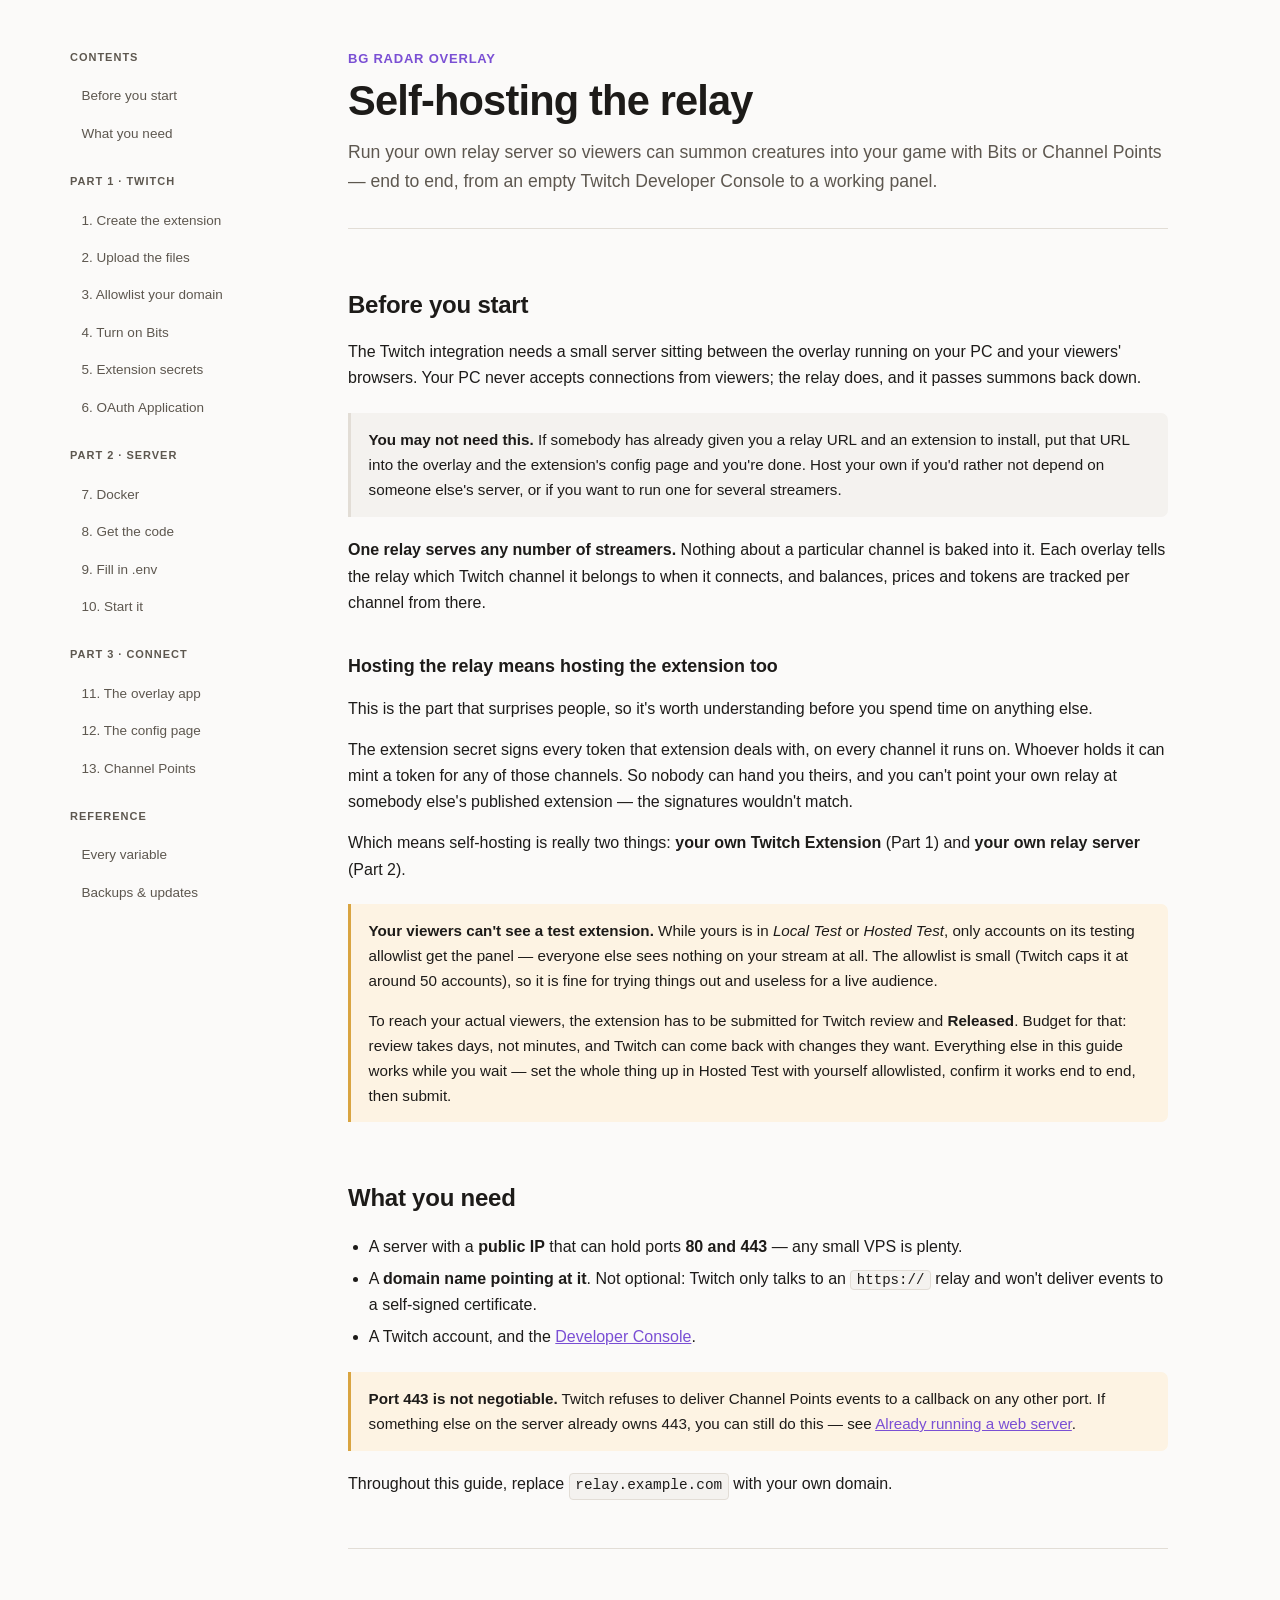
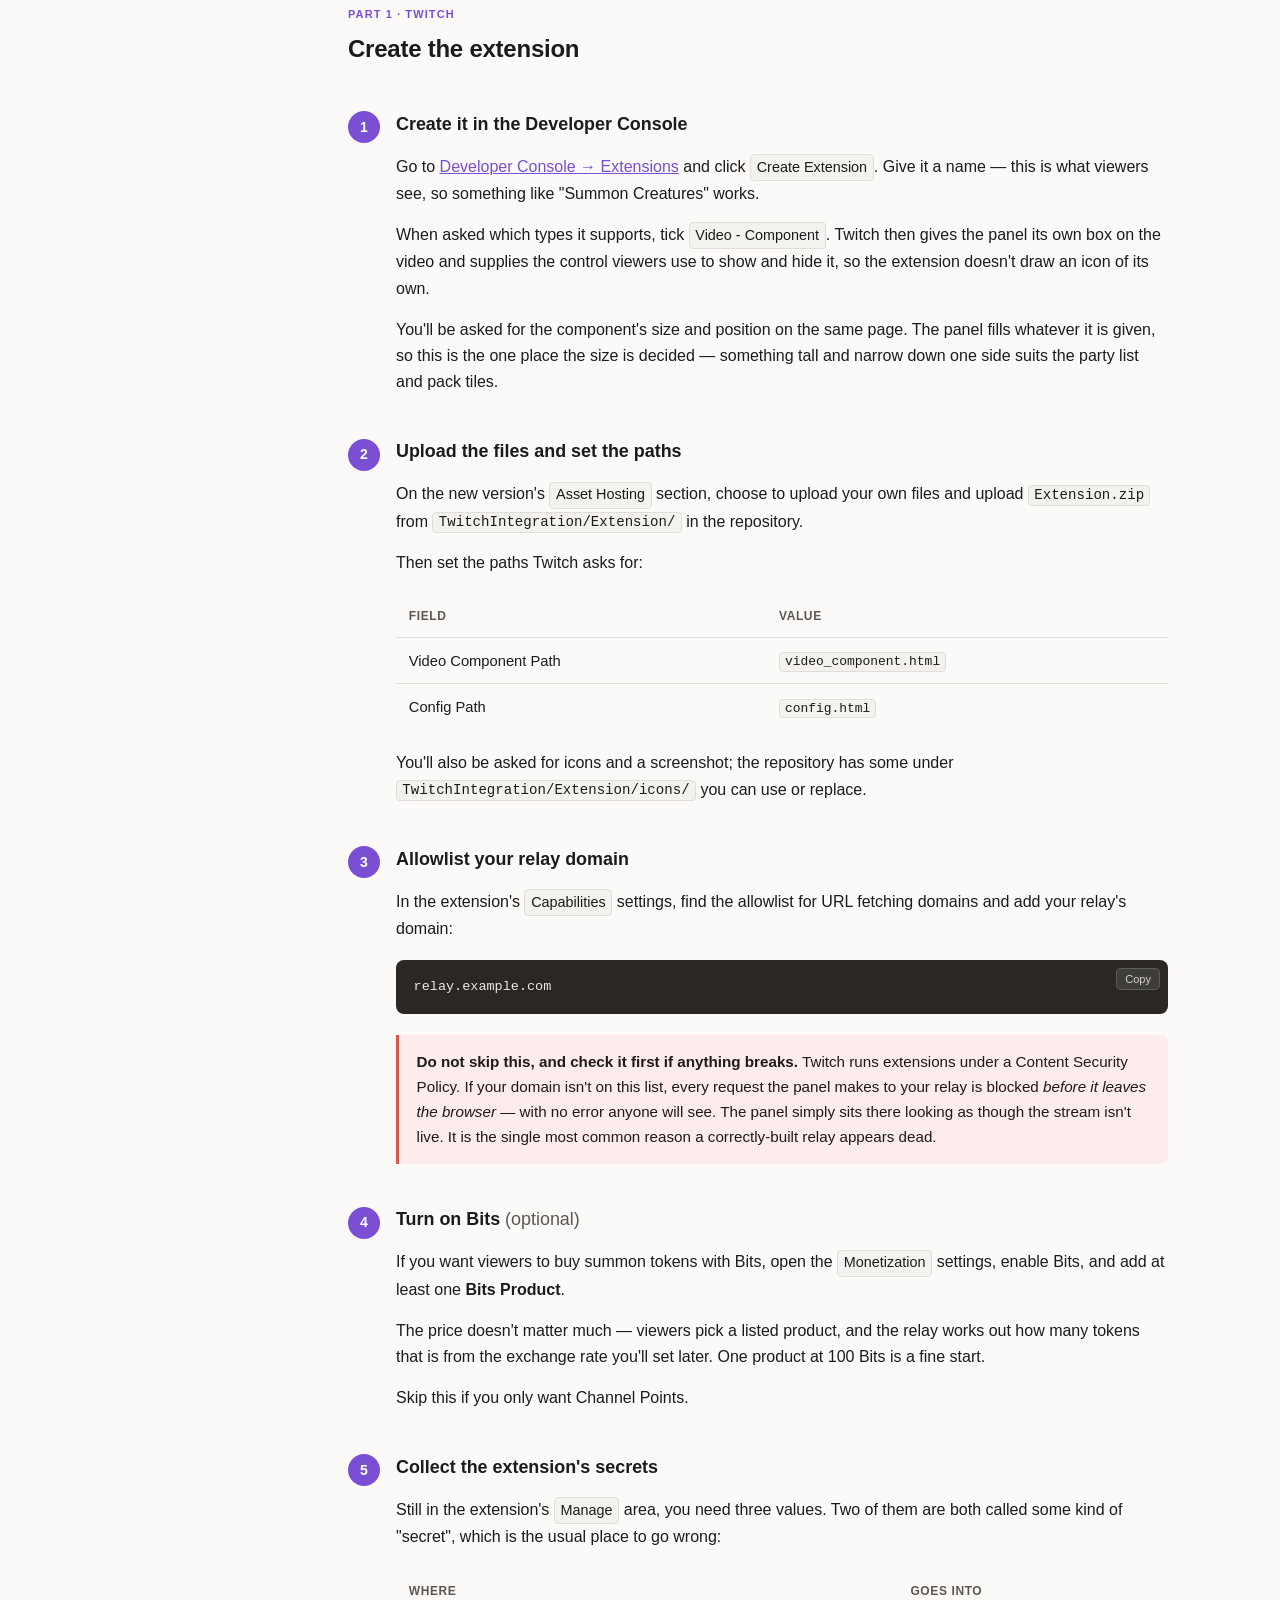
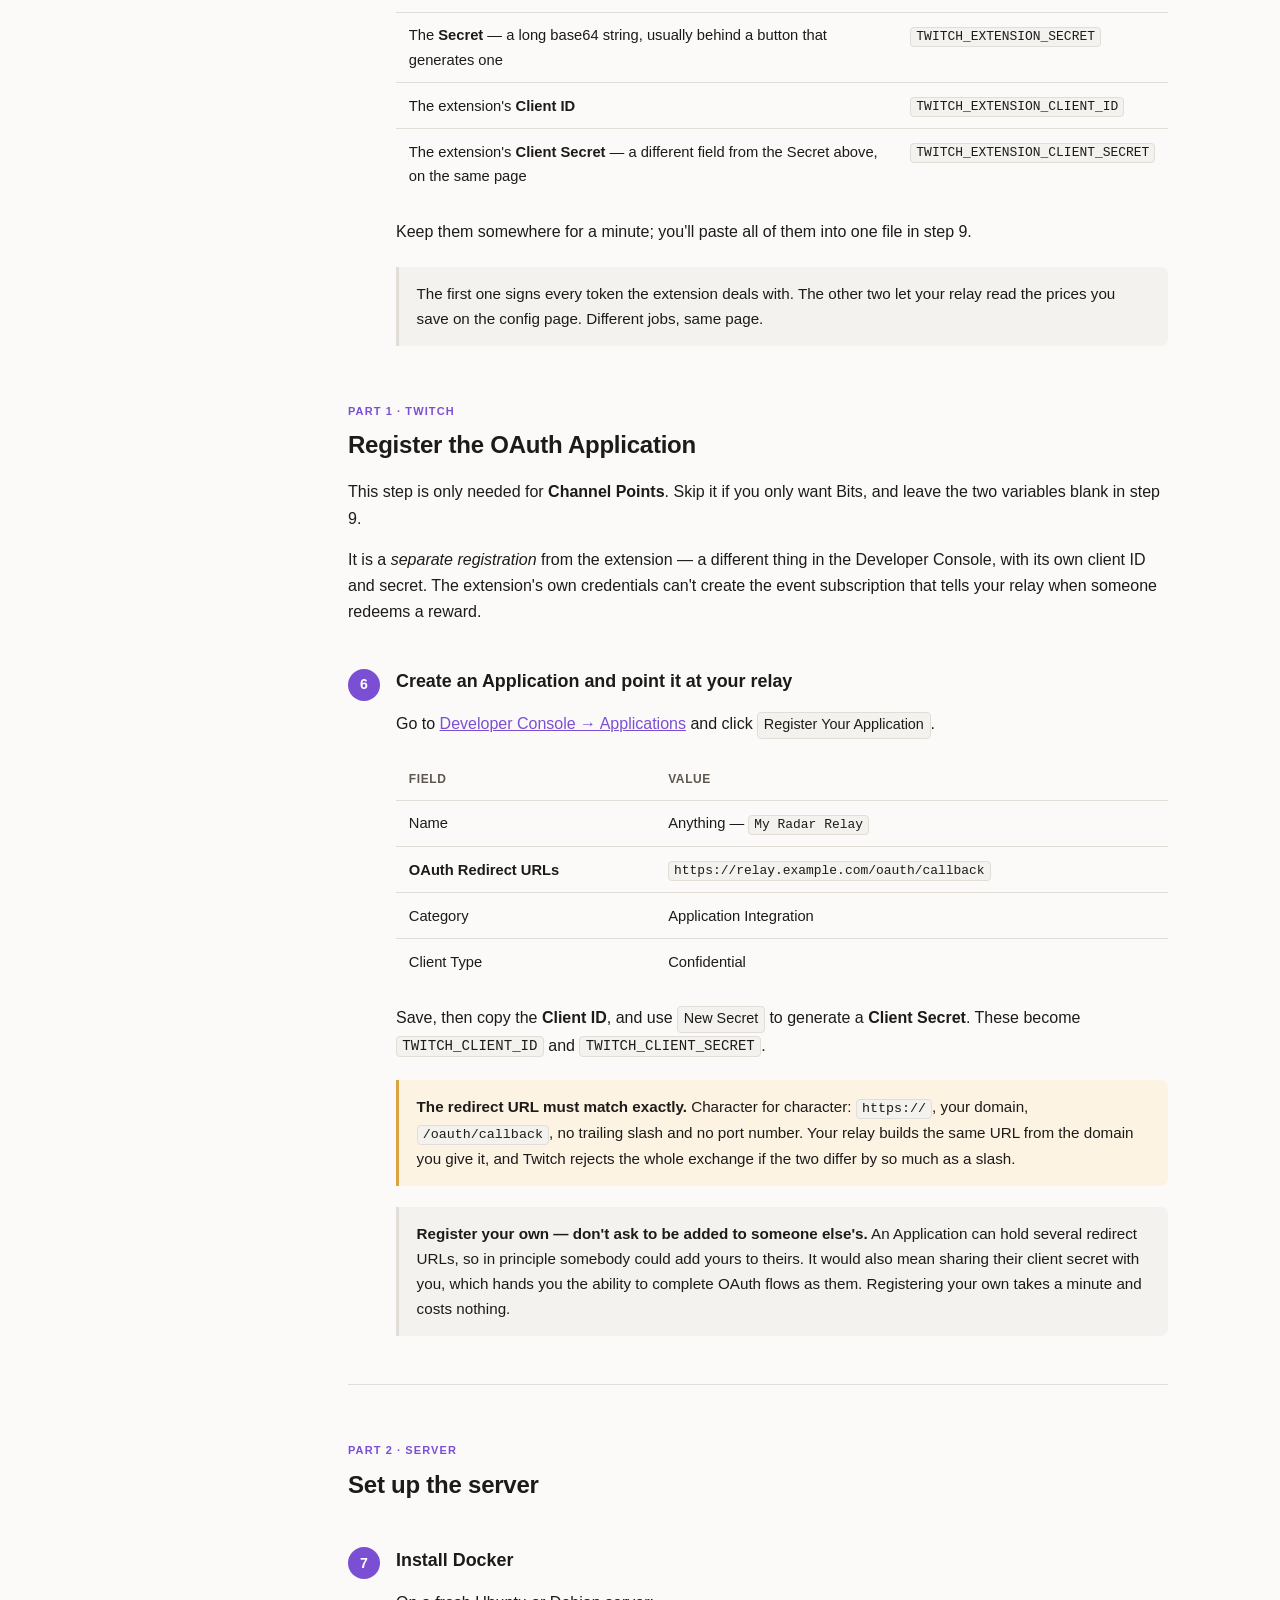
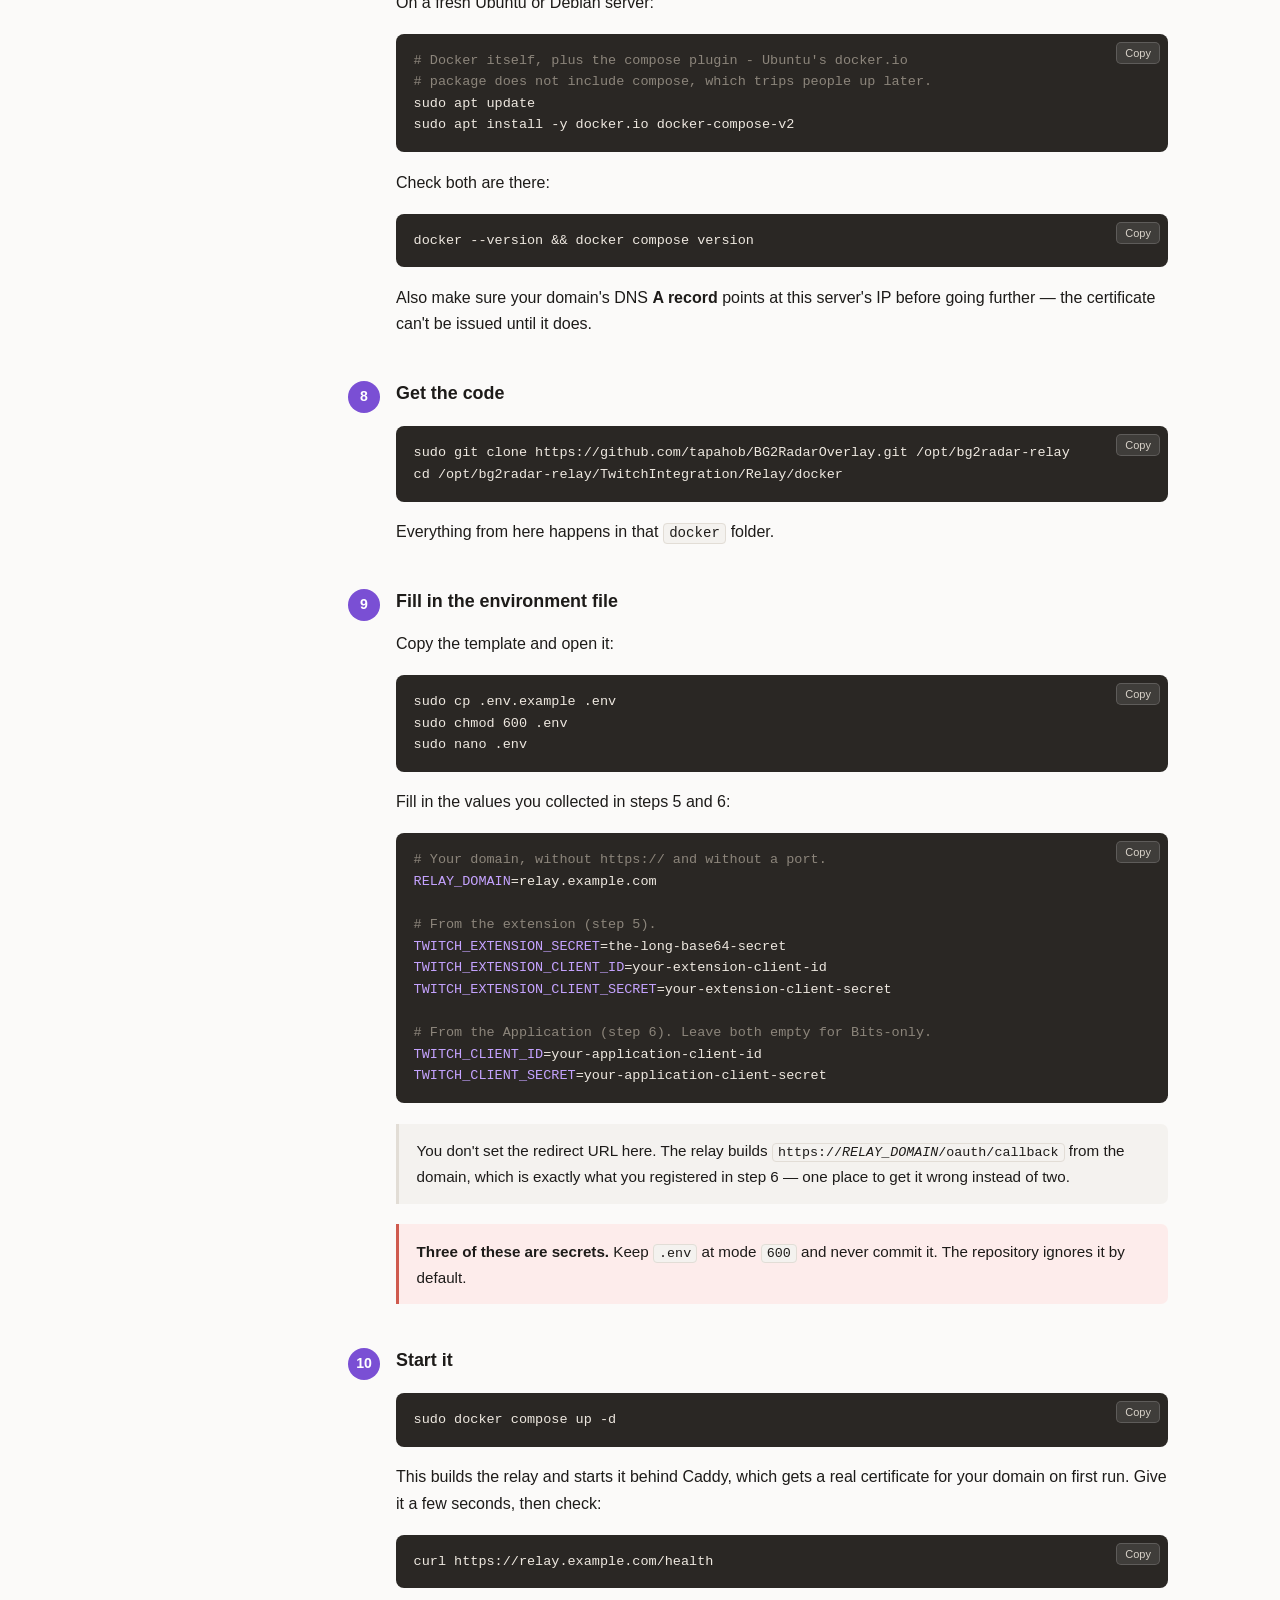
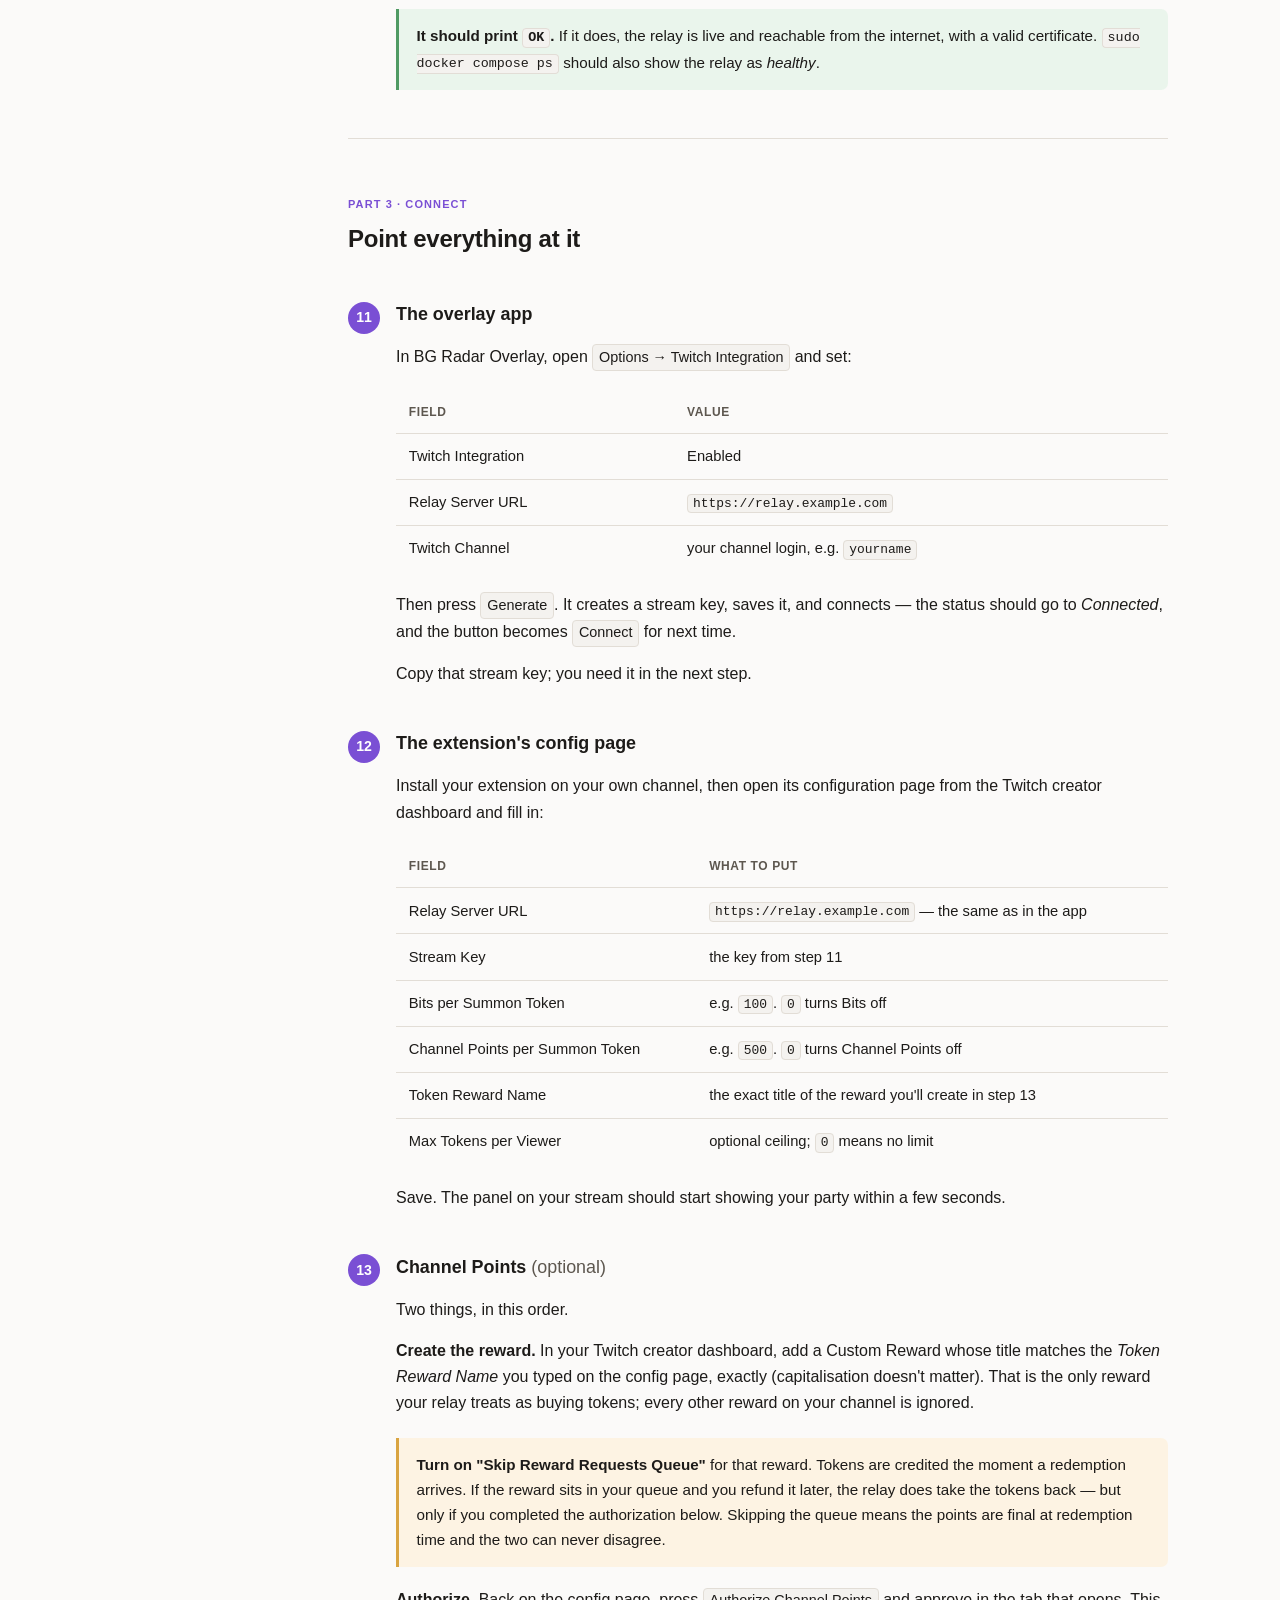
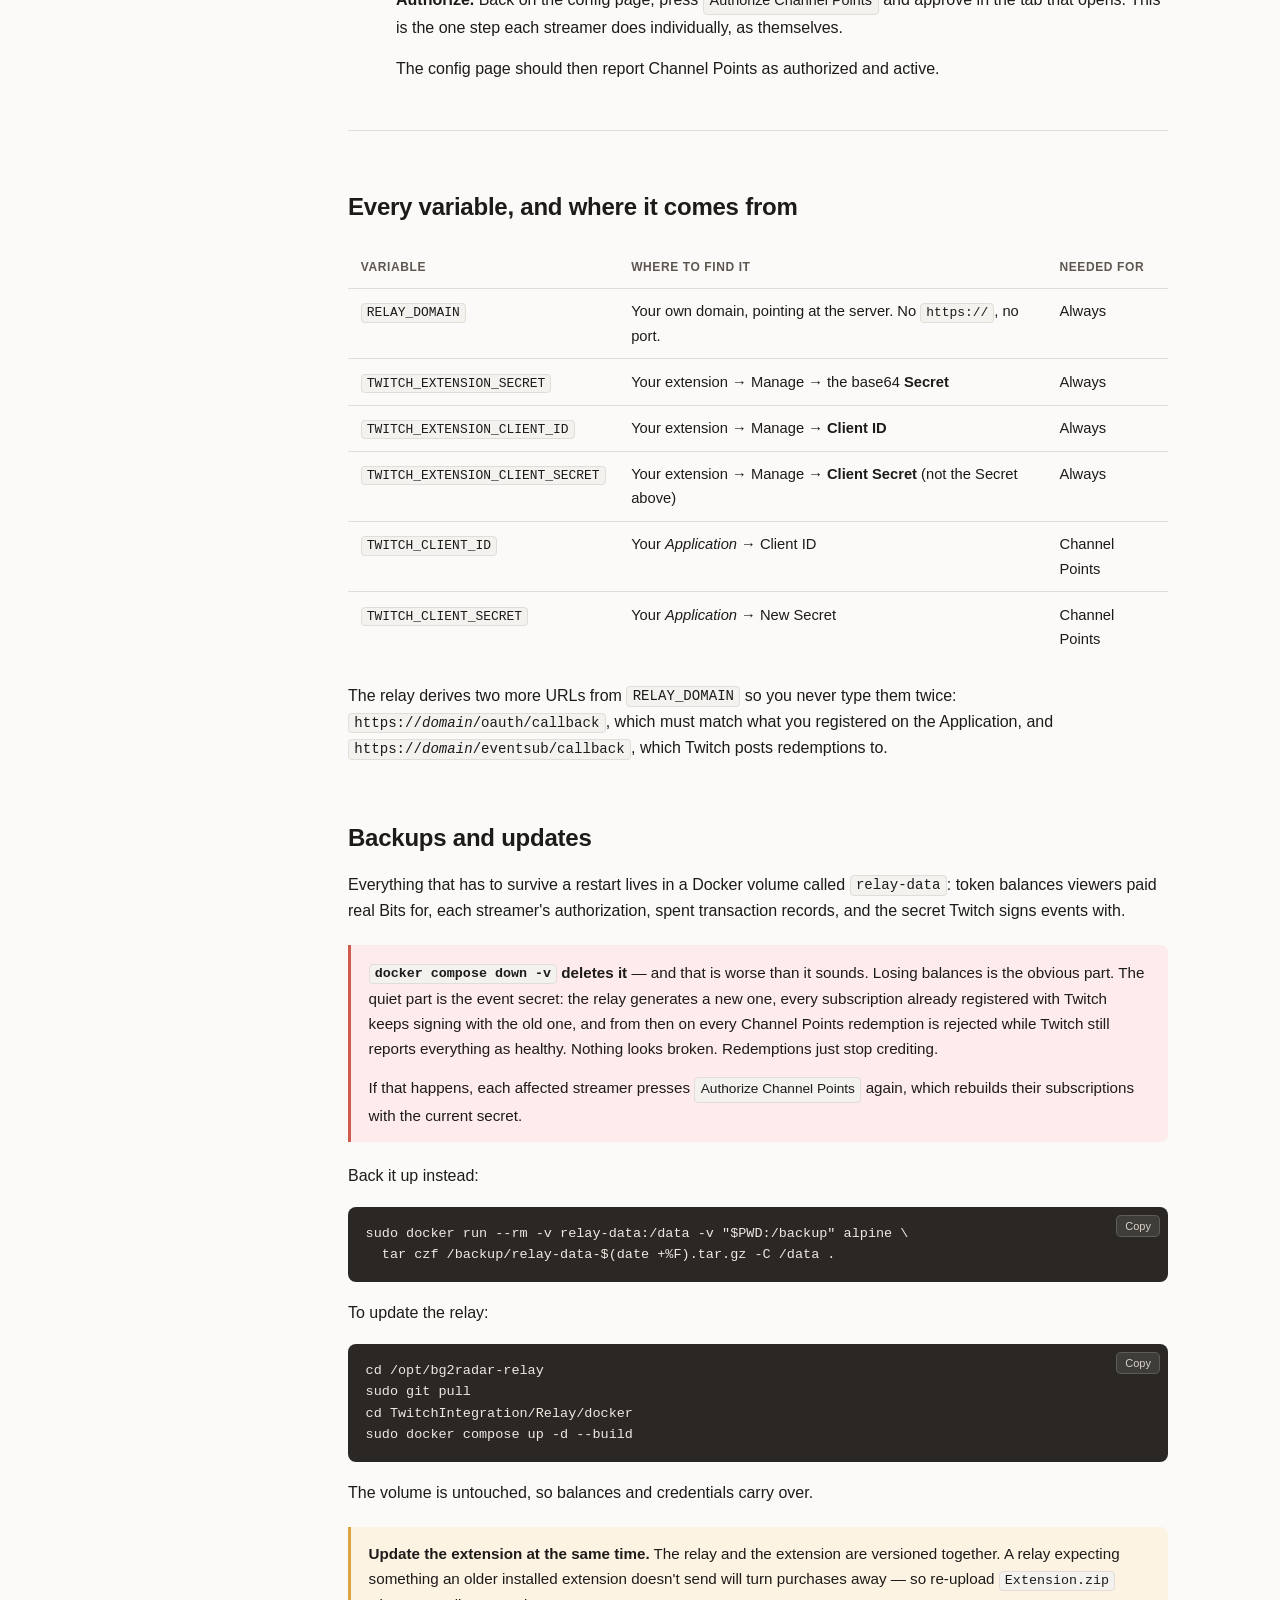
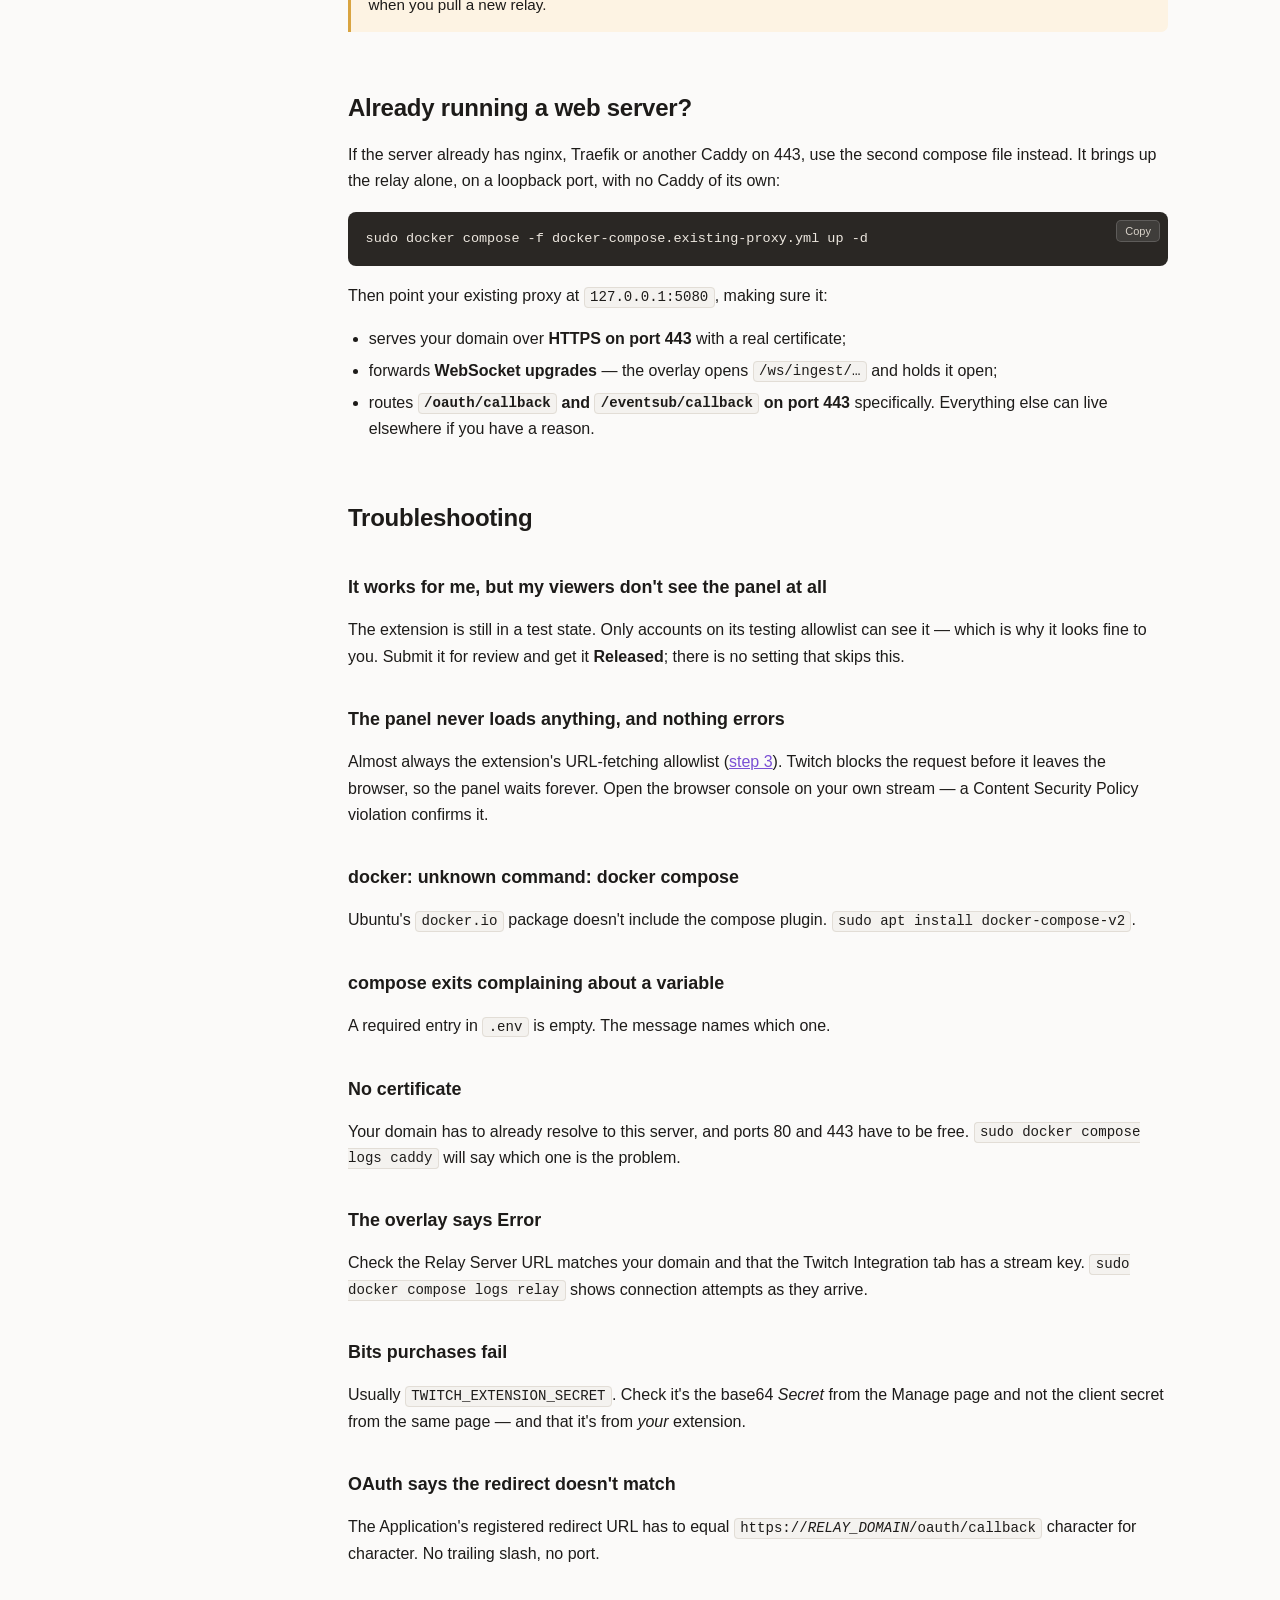
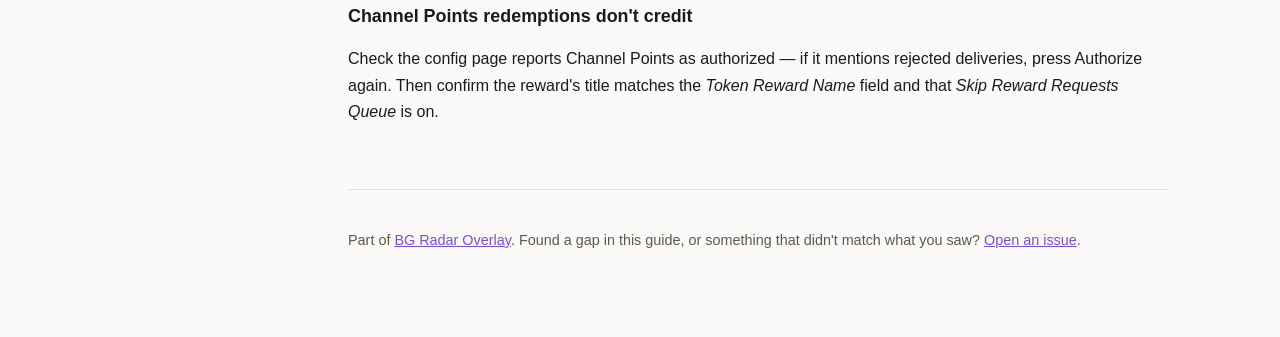
<file: docs/index.html>
<!DOCTYPE html>
<html lang="en">
<head>
<meta charset="utf-8">
<meta name="viewport" content="width=device-width, initial-scale=1">
<title>Self-hosting the BG Radar Overlay relay</title>
<meta name="description" content="Step-by-step guide to running your own Twitch relay server for the BG Radar Overlay, including registering the Twitch Extension and OAuth Application and filling in every environment variable.">
<style>
  :root {
    --bg: #fbfaf9;
    --surface: #ffffff;
    --surface-2: #f4f2ef;
    --text: #1d1b19;
    --text-dim: #5d574f;
    --border: #e2ddd6;
    --accent: #7a4fd4;
    --accent-dim: #ede6fb;
    --code-bg: #2a2724;
    --code-text: #eee8e0;
    --warn-bg: #fdf3e3;
    --warn-border: #d9a441;
    --danger-bg: #fdeceb;
    --danger-border: #cf5a4e;
    --ok-bg: #eaf5ec;
    --ok-border: #4f9a63;
    --maxw: 820px;
  }
  @media (prefers-color-scheme: dark) {
    :root:not([data-theme="light"]) {
      --bg: #171513;
      --surface: #1f1d1a;
      --surface-2: #26231f;
      --text: #ece7e0;
      --text-dim: #a49c91;
      --border: #332f2a;
      --accent: #b394f0;
      --accent-dim: #2b2340;
      --code-bg: #0f0e0d;
      --code-text: #ece7e0;
      --warn-bg: #2e2617;
      --warn-border: #a5802f;
      --danger-bg: #331c1a;
      --danger-border: #b04a3f;
      --ok-bg: #1a2a1e;
      --ok-border: #43794f;
    }
  }
  :root[data-theme="dark"] {
    --bg: #171513;
    --surface: #1f1d1a;
    --surface-2: #26231f;
    --text: #ece7e0;
    --text-dim: #a49c91;
    --border: #332f2a;
    --accent: #b394f0;
    --accent-dim: #2b2340;
    --code-bg: #0f0e0d;
    --code-text: #ece7e0;
    --warn-bg: #2e2617;
    --warn-border: #a5802f;
    --danger-bg: #331c1a;
    --danger-border: #b04a3f;
    --ok-bg: #1a2a1e;
    --ok-border: #43794f;
  }

  * { box-sizing: border-box; }
  html { scroll-behavior: smooth; scroll-padding-top: 1.5rem; }
  body {
    margin: 0;
    background: var(--bg);
    color: var(--text);
    font: 16px/1.65 -apple-system, BlinkMacSystemFont, "Segoe UI", Roboto, Helvetica, Arial, sans-serif;
    -webkit-text-size-adjust: 100%;
  }
  code, pre, .mono { font-family: ui-monospace, SFMono-Regular, "SF Mono", Menlo, Consolas, monospace; }

  .wrap { display: flex; gap: 3rem; max-width: 1180px; margin: 0 auto; padding-inline: 20px; padding-block: 0; }
  main { flex: 1 1 auto; min-width: 0; max-width: var(--maxw); padding-block: 3rem 5rem; }

  /* ---- Table of contents ---- */
  nav.toc {
    flex: 0 0 230px;
    align-self: flex-start;
    position: sticky;
    top: 0;
    max-height: 100vh;
    overflow-y: auto;
    padding-block: 3rem 2rem;
    font-size: 13.5px;
  }
  nav.toc h2 {
    font-size: 11px; text-transform: uppercase; letter-spacing: .09em;
    color: var(--text-dim); margin: 0 0 .9rem; font-weight: 600;
  }
  nav.toc ol { list-style: none; margin: 0 0 1.4rem; padding: 0; }
  nav.toc li { margin-bottom: .1rem; }
  nav.toc a {
    display: block; padding: .3rem .6rem; border-radius: 5px;
    color: var(--text-dim); text-decoration: none; border-left: 2px solid transparent;
  }
  nav.toc a:hover { color: var(--text); background: var(--surface-2); }
  nav.toc a.active { color: var(--accent); border-left-color: var(--accent); background: var(--accent-dim); }
  @media (max-width: 900px) { nav.toc { display: none; } }

  /* ---- Header ---- */
  header.page { border-bottom: 1px solid var(--border); padding-bottom: 2rem; margin-bottom: 2.5rem; }
  .eyebrow { color: var(--accent); font-weight: 600; font-size: 13px; letter-spacing: .06em; text-transform: uppercase; margin: 0 0 .5rem; }
  h1 { font-size: clamp(1.9rem, 5vw, 2.6rem); line-height: 1.15; margin: 0 0 .8rem; letter-spacing: -.02em; }
  .lede { font-size: 1.1rem; color: var(--text-dim); margin: 0; }

  h2 { font-size: 1.5rem; margin: 3.5rem 0 .4rem; letter-spacing: -.01em; scroll-margin-top: 1.5rem; }
  h2 .part { display: block; font-size: 11px; letter-spacing: .1em; text-transform: uppercase; color: var(--accent); font-weight: 600; margin-bottom: .35rem; }
  h3 { font-size: 1.12rem; margin: 2.2rem 0 .4rem; scroll-margin-top: 1.5rem; }
  p { margin: .9rem 0; }
  a { color: var(--accent); }

  /* ---- Steps ---- */
  .step { position: relative; padding-left: 3rem; margin-top: 2.6rem; scroll-margin-top: 1.5rem; }
  .step > .num {
    position: absolute; left: 0; top: .1rem;
    width: 2rem; height: 2rem; border-radius: 50%;
    background: var(--accent); color: #fff;
    display: grid; place-items: center;
    font-size: .88rem; font-weight: 700;
  }
  .step > h3 { margin-top: 0; }
  @media (max-width: 560px) {
    .step { padding-left: 0; }
    .step > .num { position: static; margin-bottom: .6rem; }
  }

  /* ---- Code ---- */
  .code { position: relative; margin: 1.1rem 0; }
  pre {
    background: var(--code-bg); color: var(--code-text);
    padding: 1rem 1.1rem; border-radius: 8px; overflow-x: auto;
    font-size: 13.5px; line-height: 1.6; margin: 0;
  }
  pre .c { color: #8c857b; }
  pre .k { color: #c5a3ff; }
  .copy {
    position: absolute; top: .5rem; right: .5rem;
    background: rgba(255,255,255,.1); color: #d8d2c9;
    border: 1px solid rgba(255,255,255,.16); border-radius: 5px;
    font-size: 11px; padding: .25rem .5rem; cursor: pointer;
    font-family: inherit;
  }
  .copy:hover { background: rgba(255,255,255,.2); color: #fff; }
  .copy.done { color: #8fe0a4; border-color: #8fe0a4; }
  :not(pre) > code {
    background: var(--surface-2); border: 1px solid var(--border);
    padding: .1em .38em; border-radius: 4px; font-size: .88em;
  }

  /* ---- Callouts ---- */
  .note, .warn, .danger, .ok {
    border-left: 3px solid; border-radius: 0 7px 7px 0;
    padding: .9rem 1.1rem; margin: 1.3rem 0; font-size: .95rem;
  }
  .note   { background: var(--surface-2); border-color: var(--border); }
  .warn   { background: var(--warn-bg);   border-color: var(--warn-border); }
  .danger { background: var(--danger-bg); border-color: var(--danger-border); }
  .ok     { background: var(--ok-bg);     border-color: var(--ok-border); }
  .note > :first-child, .warn > :first-child, .danger > :first-child, .ok > :first-child { margin-top: 0; }
  .note > :last-child, .warn > :last-child, .danger > :last-child, .ok > :last-child { margin-bottom: 0; }
  .label { font-weight: 700; }

  /* ---- Tables ---- */
  .tablewrap { overflow-x: auto; margin: 1.3rem 0; }
  table { border-collapse: collapse; width: 100%; font-size: .92rem; min-width: 540px; }
  th, td { text-align: left; padding: .65rem .8rem; border-bottom: 1px solid var(--border); vertical-align: top; }
  th { font-size: 12px; text-transform: uppercase; letter-spacing: .05em; color: var(--text-dim); font-weight: 600; }
  tbody tr:last-child td { border-bottom: none; }
  td code { white-space: nowrap; }

  ul, ol { padding-left: 1.3rem; }
  li { margin: .35rem 0; }
  hr { border: none; border-top: 1px solid var(--border); margin: 3rem 0; }

  .field { display: inline-block; background: var(--surface-2); border: 1px solid var(--border); border-radius: 4px; padding: .05em .4em; font-size: .9em; }

  footer.page { border-top: 1px solid var(--border); margin-top: 4rem; padding-top: 1.5rem; color: var(--text-dim); font-size: .9rem; }
</style>
</head>
<body>
<div class="wrap">

<nav class="toc" aria-label="Contents">
  <h2>Contents</h2>
  <ol>
    <li><a href="#before">Before you start</a></li>
    <li><a href="#need">What you need</a></li>
  </ol>
  <h2>Part 1 · Twitch</h2>
  <ol>
    <li><a href="#s1">1. Create the extension</a></li>
    <li><a href="#s2">2. Upload the files</a></li>
    <li><a href="#s3">3. Allowlist your domain</a></li>
    <li><a href="#s4">4. Turn on Bits</a></li>
    <li><a href="#s5">5. Extension secrets</a></li>
    <li><a href="#s6">6. OAuth Application</a></li>
  </ol>
  <h2>Part 2 · Server</h2>
  <ol>
    <li><a href="#s7">7. Docker</a></li>
    <li><a href="#s8">8. Get the code</a></li>
    <li><a href="#s9">9. Fill in .env</a></li>
    <li><a href="#s10">10. Start it</a></li>
  </ol>
  <h2>Part 3 · Connect</h2>
  <ol>
    <li><a href="#s11">11. The overlay app</a></li>
    <li><a href="#s12">12. The config page</a></li>
    <li><a href="#s13">13. Channel Points</a></li>
  </ol>
  <h2>Reference</h2>
  <ol>
    <li><a href="#envref">Every variable</a></li>
    <li><a href="#backups">Backups &amp; updates</a></li>
    <li><a href="#proxy">Existing web server</a></li>
    <li><a href="#trouble">Troubleshooting</a></li>
  </ol>
</nav>

<main>
<header class="page">
  <p class="eyebrow">BG Radar Overlay</p>
  <h1>Self-hosting the relay</h1>
  <p class="lede">Run your own relay server so viewers can summon creatures into your game with Bits
  or Channel Points — end to end, from an empty Twitch Developer Console to a working panel.</p>
</header>

<h2 id="before">Before you start</h2>

<p>The Twitch integration needs a small server sitting between the overlay running on your PC and
your viewers' browsers. Your PC never accepts connections from viewers; the relay does, and it
passes summons back down.</p>

<div class="note">
<p><span class="label">You may not need this.</span> If somebody has already given you a relay URL
and an extension to install, put that URL into the overlay and the extension's config page and
you're done. Host your own if you'd rather not depend on someone else's server, or if you want to
run one for several streamers.</p>
</div>

<p><span class="label">One relay serves any number of streamers.</span> Nothing about a particular
channel is baked into it. Each overlay tells the relay which Twitch channel it belongs to when it
connects, and balances, prices and tokens are tracked per channel from there.</p>

<h3>Hosting the relay means hosting the extension too</h3>

<p>This is the part that surprises people, so it's worth understanding before you spend time on
anything else.</p>

<p>The extension secret signs every token that extension deals with, on every channel it runs on.
Whoever holds it can mint a token for any of those channels. So nobody can hand you theirs, and
you can't point your own relay at somebody else's published extension — the signatures wouldn't
match.</p>

<p>Which means self-hosting is really two things: <strong>your own Twitch Extension</strong> (Part
1) and <strong>your own relay server</strong> (Part 2).</p>

<div class="warn">
<p><span class="label">Your viewers can't see a test extension.</span> While yours is in
<em>Local Test</em> or <em>Hosted Test</em>, only accounts on its testing allowlist get the panel —
everyone else sees nothing on your stream at all. The allowlist is small (Twitch caps it at around
50 accounts), so it is fine for trying things out and useless for a live audience.</p>
<p>To reach your actual viewers, the extension has to be submitted for Twitch review and
<strong>Released</strong>. Budget for that: review takes days, not minutes, and Twitch can come
back with changes they want. Everything else in this guide works while you wait — set the whole
thing up in Hosted Test with yourself allowlisted, confirm it works end to end, then submit.</p>
</div>

<h2 id="need">What you need</h2>

<ul>
  <li>A server with a <strong>public IP</strong> that can hold ports <strong>80 and 443</strong> —
      any small VPS is plenty.</li>
  <li>A <strong>domain name pointing at it</strong>. Not optional: Twitch only talks to an
      <code>https://</code> relay and won't deliver events to a self-signed certificate.</li>
  <li>A Twitch account, and the <a href="https://dev.twitch.tv/console">Developer Console</a>.</li>
</ul>

<div class="warn">
<p><span class="label">Port 443 is not negotiable.</span> Twitch refuses to deliver Channel Points
events to a callback on any other port. If something else on the server already owns 443, you can
still do this — see <a href="#proxy">Already running a web server</a>.</p>
</div>

<p>Throughout this guide, replace <code class="field">relay.example.com</code> with your own
domain.</p>

<hr>

<h2 id="s1"><span class="part">Part 1 · Twitch</span>Create the extension</h2>

<div class="step">
<span class="num">1</span>
<h3>Create it in the Developer Console</h3>
<p>Go to <a href="https://dev.twitch.tv/console/extensions">Developer Console → Extensions</a> and
click <span class="field">Create Extension</span>. Give it a name — this is what viewers see, so
something like "Summon Creatures" works.</p>
<p>When asked which types it supports, tick <span class="field">Video - Component</span>. Twitch
then gives the panel its own box on the video and supplies the control viewers use to show and
hide it, so the extension doesn't draw an icon of its own.</p>
<p>You'll be asked for the component's size and position on the same page. The panel fills
whatever it is given, so this is the one place the size is decided — something tall and narrow
down one side suits the party list and pack tiles.</p>
</div>

<div class="step" id="s2">
<span class="num">2</span>
<h3>Upload the files and set the paths</h3>
<p>On the new version's <span class="field">Asset Hosting</span> section, choose to upload your own
files and upload <code>Extension.zip</code> from
<code>TwitchIntegration/Extension/</code> in the repository.</p>
<p>Then set the paths Twitch asks for:</p>
<div class="tablewrap">
<table>
  <thead><tr><th>Field</th><th>Value</th></tr></thead>
  <tbody>
    <tr><td>Video Component Path</td><td><code>video_component.html</code></td></tr>
    <tr><td>Config Path</td><td><code>config.html</code></td></tr>
  </tbody>
</table>
</div>
<p>You'll also be asked for icons and a screenshot; the repository has some under
<code>TwitchIntegration/Extension/icons/</code> you can use or replace.</p>
</div>

<div class="step" id="s3">
<span class="num">3</span>
<h3>Allowlist your relay domain</h3>
<p>In the extension's <span class="field">Capabilities</span> settings, find the allowlist for URL
fetching domains and add your relay's domain:</p>
<div class="code">
<pre>relay.example.com</pre>
<button class="copy" type="button">Copy</button>
</div>
<div class="danger">
<p><span class="label">Do not skip this, and check it first if anything breaks.</span> Twitch runs
extensions under a Content Security Policy. If your domain isn't on this list, every request the
panel makes to your relay is blocked <em>before it leaves the browser</em> — with no error anyone
will see. The panel simply sits there looking as though the stream isn't live. It is the single
most common reason a correctly-built relay appears dead.</p>
</div>
</div>

<div class="step" id="s4">
<span class="num">4</span>
<h3>Turn on Bits <span style="font-weight:400;color:var(--text-dim)">(optional)</span></h3>
<p>If you want viewers to buy summon tokens with Bits, open the
<span class="field">Monetization</span> settings, enable Bits, and add at least one
<strong>Bits Product</strong>.</p>
<p>The price doesn't matter much — viewers pick a listed product, and the relay works out how many
tokens that is from the exchange rate you'll set later. One product at 100 Bits is a fine start.</p>
<p>Skip this if you only want Channel Points.</p>
</div>

<div class="step" id="s5">
<span class="num">5</span>
<h3>Collect the extension's secrets</h3>
<p>Still in the extension's <span class="field">Manage</span> area, you need three values. Two of
them are both called some kind of "secret", which is the usual place to go wrong:</p>
<div class="tablewrap">
<table>
  <thead><tr><th>Where</th><th>Goes into</th></tr></thead>
  <tbody>
    <tr>
      <td>The <strong>Secret</strong> — a long base64 string, usually behind a button that
          generates one</td>
      <td><code>TWITCH_EXTENSION_SECRET</code></td>
    </tr>
    <tr>
      <td>The extension's <strong>Client ID</strong></td>
      <td><code>TWITCH_EXTENSION_CLIENT_ID</code></td>
    </tr>
    <tr>
      <td>The extension's <strong>Client Secret</strong> — a different field from the Secret above,
          on the same page</td>
      <td><code>TWITCH_EXTENSION_CLIENT_SECRET</code></td>
    </tr>
  </tbody>
</table>
</div>
<p>Keep them somewhere for a minute; you'll paste all of them into one file in step 9.</p>
<div class="note">
<p>The first one signs every token the extension deals with. The other two let your relay read the
prices you save on the config page. Different jobs, same page.</p>
</div>
</div>

<h2 id="s6"><span class="part">Part 1 · Twitch</span>Register the OAuth Application</h2>

<p>This step is only needed for <strong>Channel Points</strong>. Skip it if you only want Bits, and
leave the two variables blank in step 9.</p>

<p>It is a <em>separate registration</em> from the extension — a different thing in the Developer
Console, with its own client ID and secret. The extension's own credentials can't create the
event subscription that tells your relay when someone redeems a reward.</p>

<div class="step">
<span class="num">6</span>
<h3>Create an Application and point it at your relay</h3>
<p>Go to <a href="https://dev.twitch.tv/console/apps">Developer Console → Applications</a> and click
<span class="field">Register Your Application</span>.</p>
<div class="tablewrap">
<table>
  <thead><tr><th>Field</th><th>Value</th></tr></thead>
  <tbody>
    <tr><td>Name</td><td>Anything — <code>My Radar Relay</code></td></tr>
    <tr><td><strong>OAuth Redirect URLs</strong></td><td><code>https://relay.example.com/oauth/callback</code></td></tr>
    <tr><td>Category</td><td>Application Integration</td></tr>
    <tr><td>Client Type</td><td>Confidential</td></tr>
  </tbody>
</table>
</div>
<p>Save, then copy the <strong>Client ID</strong>, and use <span class="field">New Secret</span> to
generate a <strong>Client Secret</strong>. These become
<code>TWITCH_CLIENT_ID</code> and <code>TWITCH_CLIENT_SECRET</code>.</p>

<div class="warn">
<p><span class="label">The redirect URL must match exactly.</span> Character for character:
<code>https://</code>, your domain, <code>/oauth/callback</code>, no trailing slash and no port
number. Your relay builds the same URL from the domain you give it, and Twitch rejects the whole
exchange if the two differ by so much as a slash.</p>
</div>

<div class="note">
<p><span class="label">Register your own — don't ask to be added to someone else's.</span> An
Application can hold several redirect URLs, so in principle somebody could add yours to theirs. It
would also mean sharing their client secret with you, which hands you the ability to complete
OAuth flows as them. Registering your own takes a minute and costs nothing.</p>
</div>
</div>

<hr>

<h2 id="s7"><span class="part">Part 2 · Server</span>Set up the server</h2>

<div class="step">
<span class="num">7</span>
<h3>Install Docker</h3>
<p>On a fresh Ubuntu or Debian server:</p>
<div class="code">
<pre><span class="c"># Docker itself, plus the compose plugin - Ubuntu's docker.io</span>
<span class="c"># package does not include compose, which trips people up later.</span>
sudo apt update
sudo apt install -y docker.io docker-compose-v2</pre>
<button class="copy" type="button">Copy</button>
</div>
<p>Check both are there:</p>
<div class="code">
<pre>docker --version &amp;&amp; docker compose version</pre>
<button class="copy" type="button">Copy</button>
</div>
<p>Also make sure your domain's DNS <strong>A record</strong> points at this server's IP before
going further — the certificate can't be issued until it does.</p>
</div>

<div class="step" id="s8">
<span class="num">8</span>
<h3>Get the code</h3>
<div class="code">
<pre>sudo git clone https://github.com/tapahob/BG2RadarOverlay.git /opt/bg2radar-relay
cd /opt/bg2radar-relay/TwitchIntegration/Relay/docker</pre>
<button class="copy" type="button">Copy</button>
</div>
<p>Everything from here happens in that <code>docker</code> folder.</p>
</div>

<div class="step" id="s9">
<span class="num">9</span>
<h3>Fill in the environment file</h3>
<p>Copy the template and open it:</p>
<div class="code">
<pre>sudo cp .env.example .env
sudo chmod 600 .env
sudo nano .env</pre>
<button class="copy" type="button">Copy</button>
</div>
<p>Fill in the values you collected in steps 5 and 6:</p>
<div class="code">
<pre><span class="c"># Your domain, without https:// and without a port.</span>
<span class="k">RELAY_DOMAIN</span>=relay.example.com

<span class="c"># From the extension (step 5).</span>
<span class="k">TWITCH_EXTENSION_SECRET</span>=the-long-base64-secret
<span class="k">TWITCH_EXTENSION_CLIENT_ID</span>=your-extension-client-id
<span class="k">TWITCH_EXTENSION_CLIENT_SECRET</span>=your-extension-client-secret

<span class="c"># From the Application (step 6). Leave both empty for Bits-only.</span>
<span class="k">TWITCH_CLIENT_ID</span>=your-application-client-id
<span class="k">TWITCH_CLIENT_SECRET</span>=your-application-client-secret</pre>
<button class="copy" type="button">Copy</button>
</div>
<div class="note">
<p>You don't set the redirect URL here. The relay builds
<code>https://<em>RELAY_DOMAIN</em>/oauth/callback</code> from the domain, which is exactly what you
registered in step 6 — one place to get it wrong instead of two.</p>
</div>
<div class="danger">
<p><span class="label">Three of these are secrets.</span> Keep <code>.env</code> at mode
<code>600</code> and never commit it. The repository ignores it by default.</p>
</div>
</div>

<div class="step" id="s10">
<span class="num">10</span>
<h3>Start it</h3>
<div class="code">
<pre>sudo docker compose up -d</pre>
<button class="copy" type="button">Copy</button>
</div>
<p>This builds the relay and starts it behind Caddy, which gets a real certificate for your domain
on first run. Give it a few seconds, then check:</p>
<div class="code">
<pre>curl https://relay.example.com/health</pre>
<button class="copy" type="button">Copy</button>
</div>
<div class="ok">
<p><span class="label">It should print <code>OK</code>.</span> If it does, the relay is live and
reachable from the internet, with a valid certificate. <code>sudo docker compose ps</code> should
also show the relay as <em>healthy</em>.</p>
</div>
</div>

<hr>

<h2 id="s11"><span class="part">Part 3 · Connect</span>Point everything at it</h2>

<div class="step">
<span class="num">11</span>
<h3>The overlay app</h3>
<p>In BG Radar Overlay, open <span class="field">Options → Twitch Integration</span> and set:</p>
<div class="tablewrap">
<table>
  <thead><tr><th>Field</th><th>Value</th></tr></thead>
  <tbody>
    <tr><td>Twitch Integration</td><td>Enabled</td></tr>
    <tr><td>Relay Server URL</td><td><code>https://relay.example.com</code></td></tr>
    <tr><td>Twitch Channel</td><td>your channel login, e.g. <code>yourname</code></td></tr>
  </tbody>
</table>
</div>
<p>Then press <span class="field">Generate</span>. It creates a stream key, saves it, and connects
— the status should go to <em>Connected</em>, and the button becomes
<span class="field">Connect</span> for next time.</p>
<p>Copy that stream key; you need it in the next step.</p>
</div>

<div class="step" id="s12">
<span class="num">12</span>
<h3>The extension's config page</h3>
<p>Install your extension on your own channel, then open its configuration page from the Twitch
creator dashboard and fill in:</p>
<div class="tablewrap">
<table>
  <thead><tr><th>Field</th><th>What to put</th></tr></thead>
  <tbody>
    <tr><td>Relay Server URL</td><td><code>https://relay.example.com</code> — the same as in the app</td></tr>
    <tr><td>Stream Key</td><td>the key from step 11</td></tr>
    <tr><td>Bits per Summon Token</td><td>e.g. <code>100</code>. <code>0</code> turns Bits off</td></tr>
    <tr><td>Channel Points per Summon Token</td><td>e.g. <code>500</code>. <code>0</code> turns Channel Points off</td></tr>
    <tr><td>Token Reward Name</td><td>the exact title of the reward you'll create in step 13</td></tr>
    <tr><td>Max Tokens per Viewer</td><td>optional ceiling; <code>0</code> means no limit</td></tr>
  </tbody>
</table>
</div>
<p>Save. The panel on your stream should start showing your party within a few seconds.</p>
</div>

<div class="step" id="s13">
<span class="num">13</span>
<h3>Channel Points <span style="font-weight:400;color:var(--text-dim)">(optional)</span></h3>
<p>Two things, in this order.</p>
<p><strong>Create the reward.</strong> In your Twitch creator dashboard, add a Custom Reward whose
title matches the <em>Token Reward Name</em> you typed on the config page, exactly (capitalisation
doesn't matter). That is the only reward your relay treats as buying tokens; every other reward on
your channel is ignored.</p>
<div class="warn">
<p><span class="label">Turn on "Skip Reward Requests Queue"</span> for that reward. Tokens are
credited the moment a redemption arrives. If the reward sits in your queue and you refund it later,
the relay does take the tokens back — but only if you completed the authorization below. Skipping
the queue means the points are final at redemption time and the two can never disagree.</p>
</div>
<p><strong>Authorize.</strong> Back on the config page, press
<span class="field">Authorize Channel Points</span> and approve in the tab that opens. This is the
one step each streamer does individually, as themselves.</p>
<p>The config page should then report Channel Points as authorized and active.</p>
</div>

<hr>

<h2 id="envref">Every variable, and where it comes from</h2>

<div class="tablewrap">
<table>
  <thead><tr><th>Variable</th><th>Where to find it</th><th>Needed for</th></tr></thead>
  <tbody>
    <tr>
      <td><code>RELAY_DOMAIN</code></td>
      <td>Your own domain, pointing at the server. No <code>https://</code>, no port.</td>
      <td>Always</td>
    </tr>
    <tr>
      <td><code>TWITCH_EXTENSION_SECRET</code></td>
      <td>Your extension → Manage → the base64 <strong>Secret</strong></td>
      <td>Always</td>
    </tr>
    <tr>
      <td><code>TWITCH_EXTENSION_CLIENT_ID</code></td>
      <td>Your extension → Manage → <strong>Client ID</strong></td>
      <td>Always</td>
    </tr>
    <tr>
      <td><code>TWITCH_EXTENSION_CLIENT_SECRET</code></td>
      <td>Your extension → Manage → <strong>Client Secret</strong> (not the Secret above)</td>
      <td>Always</td>
    </tr>
    <tr>
      <td><code>TWITCH_CLIENT_ID</code></td>
      <td>Your <em>Application</em> → Client ID</td>
      <td>Channel Points</td>
    </tr>
    <tr>
      <td><code>TWITCH_CLIENT_SECRET</code></td>
      <td>Your <em>Application</em> → New Secret</td>
      <td>Channel Points</td>
    </tr>
  </tbody>
</table>
</div>

<p>The relay derives two more URLs from <code>RELAY_DOMAIN</code> so you never type them twice:
<code>https://<em>domain</em>/oauth/callback</code>, which must match what you registered on the
Application, and <code>https://<em>domain</em>/eventsub/callback</code>, which Twitch posts
redemptions to.</p>

<h2 id="backups">Backups and updates</h2>

<p>Everything that has to survive a restart lives in a Docker volume called
<code>relay-data</code>: token balances viewers paid real Bits for, each streamer's authorization,
spent transaction records, and the secret Twitch signs events with.</p>

<div class="danger">
<p><span class="label"><code>docker compose down -v</code> deletes it</span> — and that is worse than
it sounds. Losing balances is the obvious part. The quiet part is the event secret: the relay
generates a new one, every subscription already registered with Twitch keeps signing with the old
one, and from then on every Channel Points redemption is rejected while Twitch still reports
everything as healthy. Nothing looks broken. Redemptions just stop crediting.</p>
<p>If that happens, each affected streamer presses <span class="field">Authorize Channel
Points</span> again, which rebuilds their subscriptions with the current secret.</p>
</div>

<p>Back it up instead:</p>
<div class="code">
<pre>sudo docker run --rm -v relay-data:/data -v "$PWD:/backup" alpine \
  tar czf /backup/relay-data-$(date +%F).tar.gz -C /data .</pre>
<button class="copy" type="button">Copy</button>
</div>

<p>To update the relay:</p>
<div class="code">
<pre>cd /opt/bg2radar-relay
sudo git pull
cd TwitchIntegration/Relay/docker
sudo docker compose up -d --build</pre>
<button class="copy" type="button">Copy</button>
</div>
<p>The volume is untouched, so balances and credentials carry over.</p>

<div class="warn">
<p><span class="label">Update the extension at the same time.</span> The relay and the extension
are versioned together. A relay expecting something an older installed extension doesn't send will
turn purchases away — so re-upload <code>Extension.zip</code> when you pull a new relay.</p>
</div>

<h2 id="proxy">Already running a web server?</h2>

<p>If the server already has nginx, Traefik or another Caddy on 443, use the second compose file
instead. It brings up the relay alone, on a loopback port, with no Caddy of its own:</p>
<div class="code">
<pre>sudo docker compose -f docker-compose.existing-proxy.yml up -d</pre>
<button class="copy" type="button">Copy</button>
</div>
<p>Then point your existing proxy at <code>127.0.0.1:5080</code>, making sure it:</p>
<ul>
  <li>serves your domain over <strong>HTTPS on port 443</strong> with a real certificate;</li>
  <li>forwards <strong>WebSocket upgrades</strong> — the overlay opens
      <code>/ws/ingest/…</code> and holds it open;</li>
  <li>routes <strong><code>/oauth/callback</code> and <code>/eventsub/callback</code> on port
      443</strong> specifically. Everything else can live elsewhere if you have a reason.</li>
</ul>

<h2 id="trouble">Troubleshooting</h2>

<h3>It works for me, but my viewers don't see the panel at all</h3>
<p>The extension is still in a test state. Only accounts on its testing allowlist can see it —
which is why it looks fine to you. Submit it for review and get it
<strong>Released</strong>; there is no setting that skips this.</p>

<h3>The panel never loads anything, and nothing errors</h3>
<p>Almost always the extension's URL-fetching allowlist (<a href="#s3">step 3</a>). Twitch blocks
the request before it leaves the browser, so the panel waits forever. Open the browser console on
your own stream — a Content Security Policy violation confirms it.</p>

<h3>docker: unknown command: docker compose</h3>
<p>Ubuntu's <code>docker.io</code> package doesn't include the compose plugin.
<code>sudo apt install docker-compose-v2</code>.</p>

<h3>compose exits complaining about a variable</h3>
<p>A required entry in <code>.env</code> is empty. The message names which one.</p>

<h3>No certificate</h3>
<p>Your domain has to already resolve to this server, and ports 80 and 443 have to be free.
<code>sudo docker compose logs caddy</code> will say which one is the problem.</p>

<h3>The overlay says Error</h3>
<p>Check the Relay Server URL matches your domain and that the Twitch Integration tab has a stream
key. <code>sudo docker compose logs relay</code> shows connection attempts as they arrive.</p>

<h3>Bits purchases fail</h3>
<p>Usually <code>TWITCH_EXTENSION_SECRET</code>. Check it's the base64 <em>Secret</em> from the
Manage page and not the client secret from the same page — and that it's from
<em>your</em> extension.</p>

<h3>OAuth says the redirect doesn't match</h3>
<p>The Application's registered redirect URL has to equal
<code>https://<em>RELAY_DOMAIN</em>/oauth/callback</code> character for character. No trailing
slash, no port.</p>

<h3>Channel Points redemptions don't credit</h3>
<p>Check the config page reports Channel Points as authorized — if it mentions rejected deliveries,
press Authorize again. Then confirm the reward's title matches the <em>Token Reward Name</em> field
and that <em>Skip Reward Requests Queue</em> is on.</p>

<footer class="page">
  <p>Part of <a href="https://github.com/tapahob/BG2RadarOverlay">BG Radar Overlay</a>. Found a gap
  in this guide, or something that didn't match what you saw?
  <a href="https://github.com/tapahob/BG2RadarOverlay/issues">Open an issue</a>.</p>
</footer>
</main>
</div>

<script>
// Copy buttons. Each one sits inside a .code next to its <pre>.
document.querySelectorAll('.copy').forEach(function (btn) {
  btn.addEventListener('click', function () {
    var pre = btn.parentElement.querySelector('pre');
    if (!pre) return;
    var text = pre.innerText;
    var done = function () {
      btn.textContent = 'Copied';
      btn.classList.add('done');
      setTimeout(function () { btn.textContent = 'Copy'; btn.classList.remove('done'); }, 1600);
    };
    if (navigator.clipboard && navigator.clipboard.writeText) {
      navigator.clipboard.writeText(text).then(done, function () {});
    } else {
      // http:// or an old browser - the clipboard API is unavailable, so fall back to a selection.
      var ta = document.createElement('textarea');
      ta.value = text;
      document.body.appendChild(ta);
      ta.select();
      try { document.execCommand('copy'); done(); } catch (e) {}
      document.body.removeChild(ta);
    }
  });
});

// Highlight whichever section is on screen in the contents.
(function () {
  var links = Array.prototype.slice.call(document.querySelectorAll('nav.toc a'));
  if (!links.length || !('IntersectionObserver' in window)) return;
  var byId = {};
  links.forEach(function (a) { byId[a.getAttribute('href').slice(1)] = a; });
  var targets = Object.keys(byId)
    .map(function (id) { return document.getElementById(id); })
    .filter(Boolean);

  var seen = {};
  var observer = new IntersectionObserver(function (entries) {
    entries.forEach(function (e) { seen[e.target.id] = e.isIntersecting; });
    var current = targets.filter(function (t) { return seen[t.id]; })[0];
    if (!current) return;
    links.forEach(function (a) { a.classList.remove('active'); });
    byId[current.id].classList.add('active');
  }, { rootMargin: '0px 0px -70% 0px' });

  targets.forEach(function (t) { observer.observe(t); });
})();
</script>
</body>
</html>
</file>
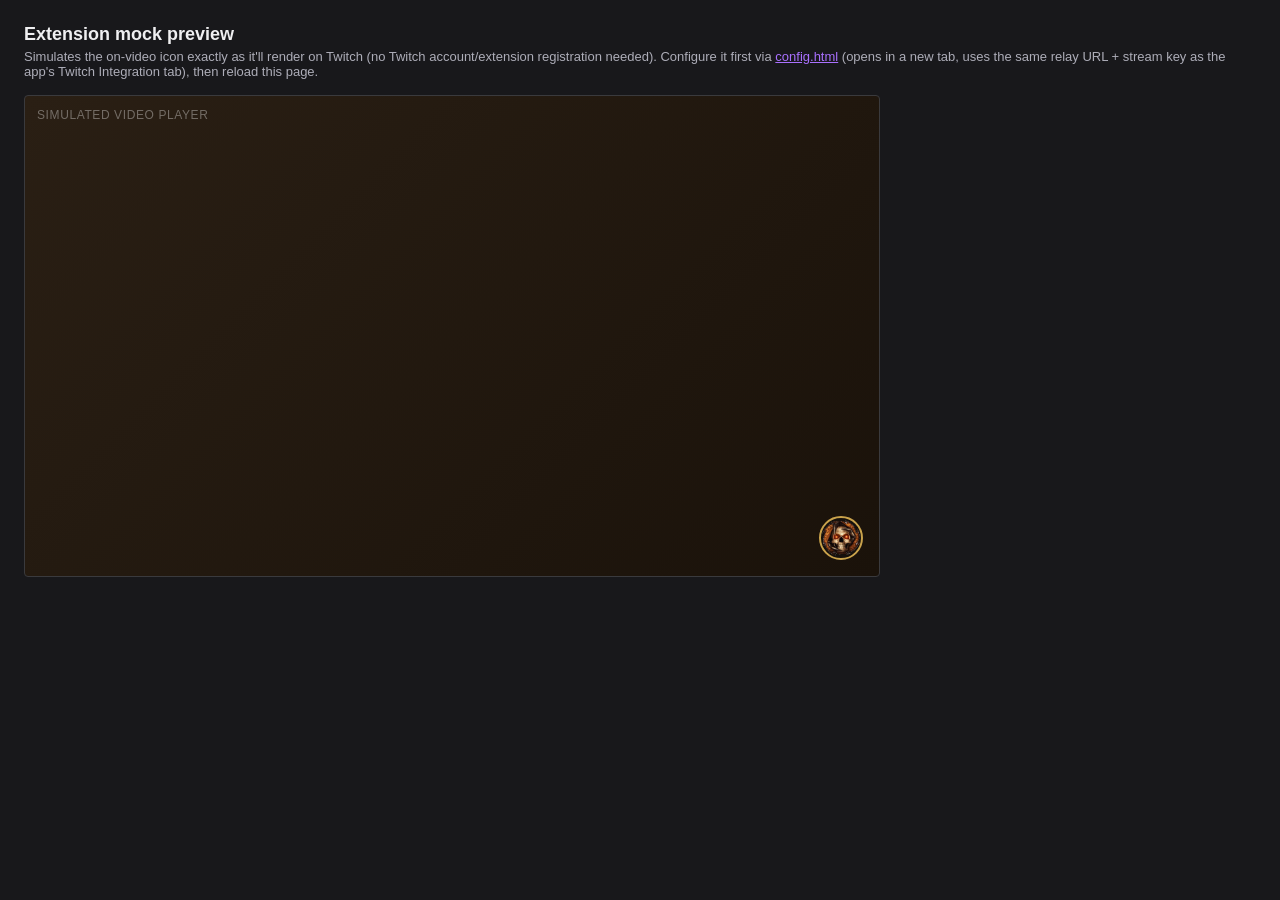
<file: TwitchExtension/mock/index.html>
<!DOCTYPE html>
<html lang="en">
<head>
<meta charset="utf-8">
<title>BG2 Radar Overlay - Extension Mock</title>
<style>
  body {
    font-family: -apple-system, Segoe UI, Roboto, sans-serif;
    background: #18181b;
    color: #efeff1;
    margin: 0;
    padding: 24px;
  }
  h1 { font-size: 18px; margin: 0 0 4px; }
  p.hint { color: #adadb8; font-size: 13px; margin: 0 0 16px; }
  a.configLink { color: #a970ff; }

  #stage {
    position: relative;
    width: 854px;
    max-width: 100%;
    aspect-ratio: 16 / 9;
    background: linear-gradient(135deg, #2a1f14, #1a120a);
    border: 1px solid #3a3a3d;
    border-radius: 4px;
    overflow: hidden;
  }
  #stage .fakeVideoLabel {
    position: absolute;
    top: 12px;
    left: 12px;
    font-size: 12px;
    color: rgba(255, 255, 255, 0.35);
    letter-spacing: 0.05em;
    text-transform: uppercase;
  }
  #stage iframe {
    position: absolute;
    inset: 0;
    width: 100%;
    height: 100%;
    border: none;
  }
</style>
</head>
<body>
  <h1>Extension mock preview</h1>
  <p class="hint">
    Simulates the on-video icon exactly as it'll render on Twitch (no Twitch account/extension
    registration needed). Configure it first via <a class="configLink" href="../config.html?mock=1" target="_blank">config.html</a>
    (opens in a new tab, uses the same relay URL + stream key as the app's Twitch Integration
    tab), then reload this page.
  </p>
  <div id="stage">
    <div class="fakeVideoLabel">simulated video player</div>
    <iframe src="../video_overlay.html?mock=1" title="Extension overlay"></iframe>
  </div>
</body>
</html>
</file>
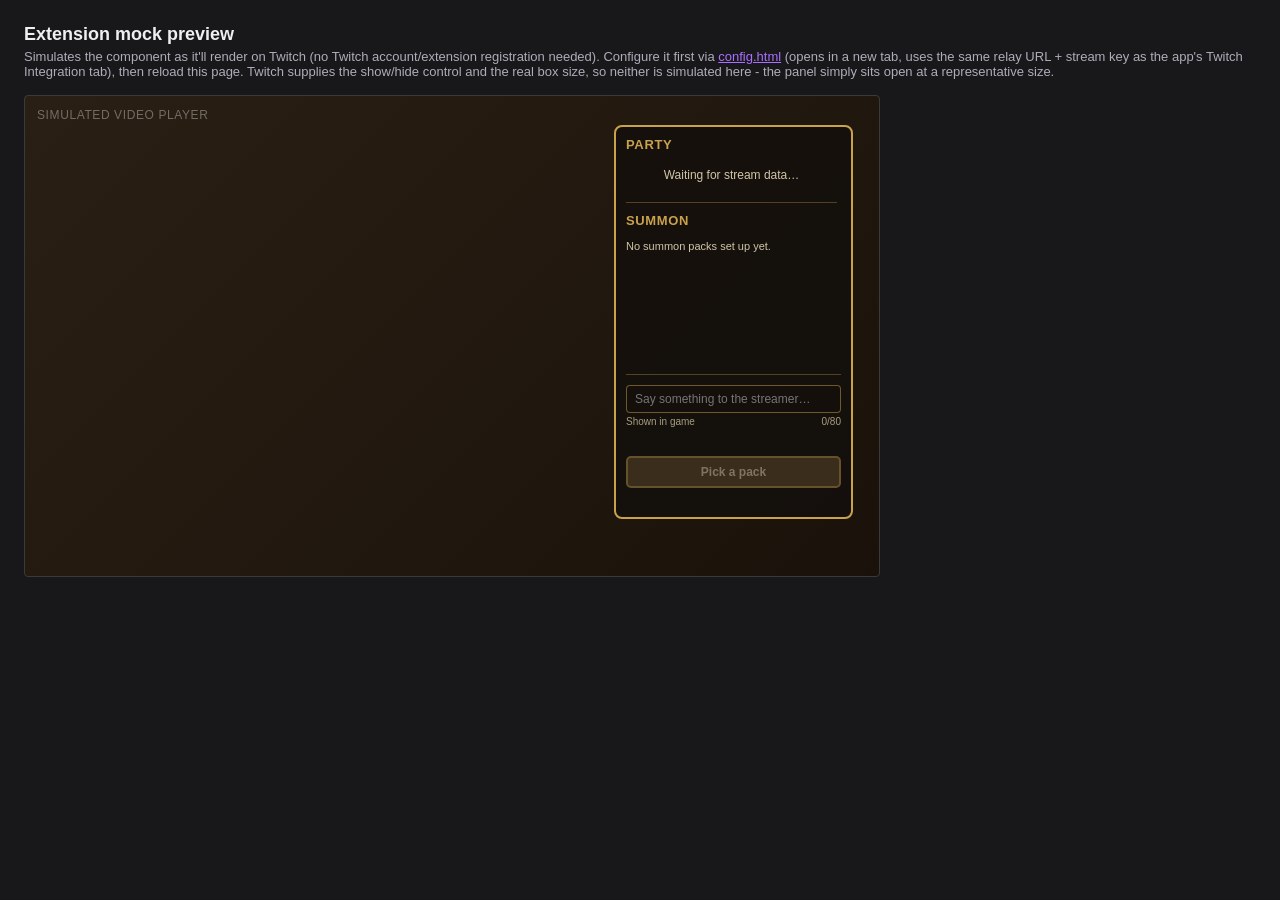
<file: TwitchIntegration/Extension/mock/index.html>
<!DOCTYPE html>
<html lang="en">
<head>
<meta charset="utf-8">
<title>BG2 Radar Overlay - Extension Mock</title>
<style>
  body {
    font-family: -apple-system, Segoe UI, Roboto, sans-serif;
    background: #18181b;
    color: #efeff1;
    margin: 0;
    padding: 24px;
  }
  h1 { font-size: 18px; margin: 0 0 4px; }
  p.hint { color: #adadb8; font-size: 13px; margin: 0 0 16px; }
  a.configLink { color: #a970ff; }

  #stage {
    position: relative;
    width: 854px;
    max-width: 100%;
    aspect-ratio: 16 / 9;
    background: linear-gradient(135deg, #2a1f14, #1a120a);
    border: 1px solid #3a3a3d;
    border-radius: 4px;
    overflow: hidden;
  }
  #stage .fakeVideoLabel {
    position: absolute;
    top: 12px;
    left: 12px;
    font-size: 12px;
    color: rgba(255, 255, 255, 0.35);
    letter-spacing: 0.05em;
    text-transform: uppercase;
  }
  /* A component gets its own box on the video rather than an iframe covering the whole player,
     so the stand-in is sized and placed the way Twitch will place it. The real dimensions come
     from the Dev Console's component settings; these are only representative. */
  #stage iframe {
    position: absolute;
    top: 6%;
    right: 3%;
    width: 28%;
    height: 82%;
    border: none;
  }
</style>
</head>
<body>
  <h1>Extension mock preview</h1>
  <p class="hint">
    Simulates the component as it'll render on Twitch (no Twitch account/extension registration
    needed). Configure it first via <a class="configLink" href="../config.html?mock=1" target="_blank">config.html</a>
    (opens in a new tab, uses the same relay URL + stream key as the app's Twitch Integration
    tab), then reload this page. Twitch supplies the show/hide control and the real box size, so
    neither is simulated here - the panel simply sits open at a representative size.
  </p>
  <div id="stage">
    <div class="fakeVideoLabel">simulated video player</div>
    <iframe src="../video_component.html?mock=1" title="Extension component"></iframe>
  </div>
</body>
</html>
</file>
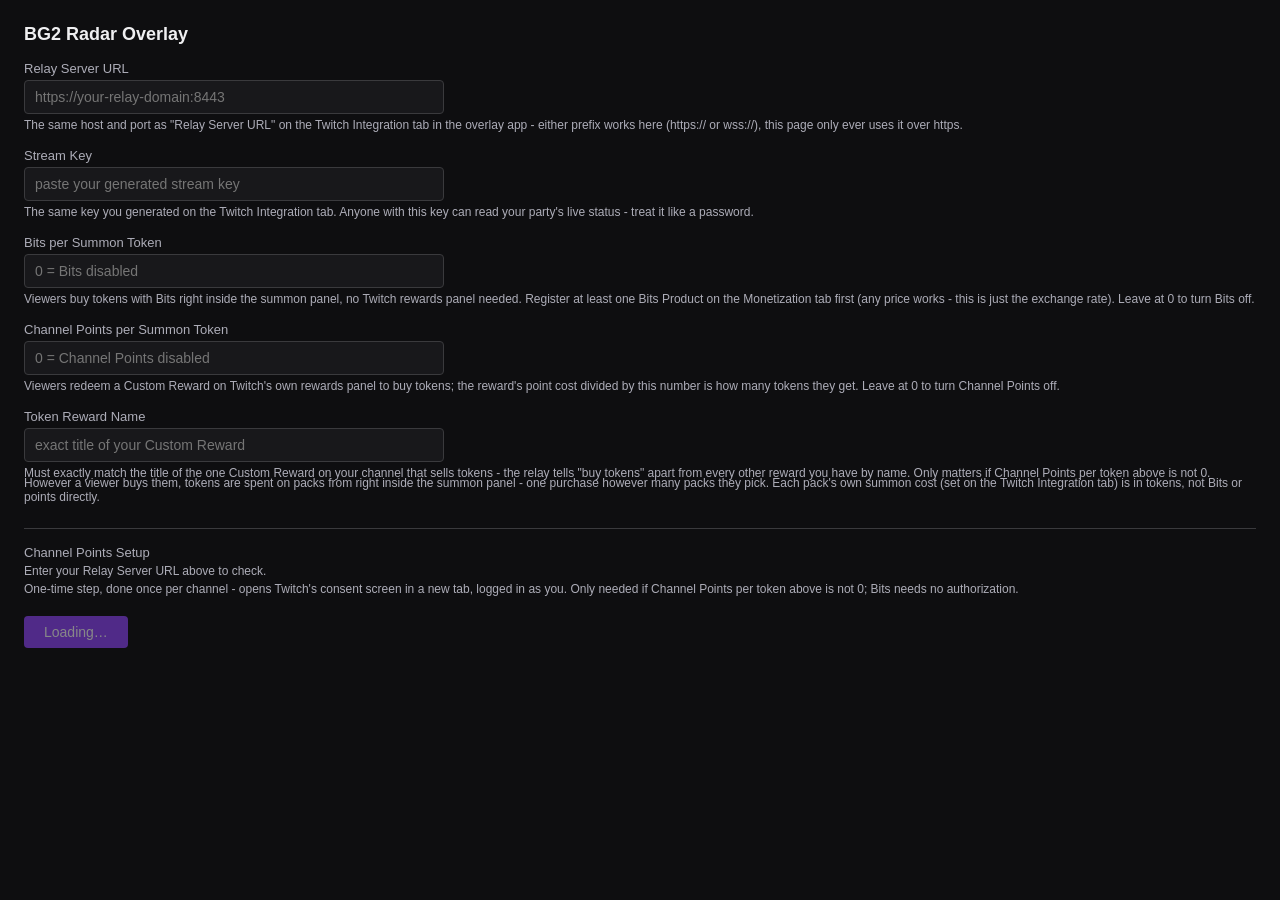
<file: TwitchExtension/config.html>
<!DOCTYPE html>
<html lang="en">
<head>
<meta charset="utf-8">
<title>BG2 Radar Overlay - Configuration</title>
<script src="https://extension-files.twitch.tv/helper/v1/twitch-ext.min.js"></script>
<style>
  body {
    font-family: -apple-system, Segoe UI, Roboto, sans-serif;
    background: #0e0e10;
    color: #efeff1;
    margin: 0;
    padding: 24px;
  }
  h1 { font-size: 18px; margin: 0 0 16px; }
  label { display: block; font-size: 13px; margin: 16px 0 4px; color: #adadb8; }
  input {
    width: 100%;
    max-width: 420px;
    box-sizing: border-box;
    padding: 8px 10px;
    border-radius: 4px;
    border: 1px solid #3a3a3d;
    background: #18181b;
    color: #efeff1;
    font-size: 14px;
  }
  button {
    margin-top: 20px;
    padding: 8px 20px;
    border-radius: 4px;
    border: none;
    background: #9147ff;
    color: white;
    font-size: 14px;
    cursor: pointer;
  }
  button:hover:enabled { background: #772ce8; }
  button:disabled { opacity: 0.5; cursor: default; }
  #status { margin-top: 12px; font-size: 13px; color: #00c78c; min-height: 16px; }
  .hint { font-size: 12px; color: #adadb8; margin-top: 4px; }
</style>
</head>
<body>
  <h1>BG2 Radar Overlay</h1>

  <label for="relayUrl">Relay Server URL</label>
  <input id="relayUrl" type="text" placeholder="https://your-relay-domain:8443" autocomplete="off">
  <div class="hint">The same host and port as "Relay Server URL" on the Twitch Integration tab in the overlay app - either prefix works here (https:// or wss://), this page only ever uses it over https.</div>

  <label for="streamKey">Stream Key</label>
  <input id="streamKey" type="text" placeholder="paste your generated stream key" autocomplete="off">
  <div class="hint">The same key you generated on the Twitch Integration tab. Anyone with this key can read your party's live status - treat it like a password.</div>

  <label for="bitsPerToken">Bits per Summon Token</label>
  <input id="bitsPerToken" type="number" min="0" step="1" placeholder="0 = Bits disabled" autocomplete="off">
  <div class="hint">
    Viewers buy tokens with Bits right inside the summon panel, no Twitch rewards panel needed.
    Register at least one Bits Product on the Monetization tab first (any price works - this is
    just the exchange rate). Leave at 0 to turn Bits off.
  </div>

  <label for="pointsPerToken">Channel Points per Summon Token</label>
  <input id="pointsPerToken" type="number" min="0" step="1" placeholder="0 = Channel Points disabled" autocomplete="off">
  <div class="hint">
    Viewers redeem a Custom Reward on Twitch's own rewards panel to buy tokens; the reward's point
    cost divided by this number is how many tokens they get. Leave at 0 to turn Channel Points off.
  </div>

  <label for="rewardName">Token Reward Name</label>
  <input id="rewardName" type="text" maxlength="45" placeholder="exact title of your Custom Reward" autocomplete="off">
  <div class="hint">
    Must exactly match the title of the one Custom Reward on your channel that sells tokens - the
    relay tells "buy tokens" apart from every other reward you have by name. Only matters if
    Channel Points per token above is not 0.
  </div>

  <div class="hint" style="margin-top: -4px;">
    However a viewer buys them, tokens are spent on packs from right inside the summon panel - one
    purchase however many packs they pick. Each pack's own summon cost (set on the Twitch
    Integration tab) is in tokens, not Bits or points directly.
  </div>

  <div id="eventsubSection" style="margin-top: 24px; padding-top: 16px; border-top: 1px solid #3a3a3d;">
    <label style="margin: 0 0 4px;">Channel Points Setup</label>
    <div id="eventsubStatus" class="hint">Enter your Relay Server URL above to check.</div>
    <button id="authorizeBtn" type="button" style="display: none;">Authorize Channel Points</button>
    <div class="hint">
      One-time step, done once per channel - opens Twitch's consent screen in a new tab, logged in
      as you. Only needed if Channel Points per token above is not 0; Bits needs no authorization.
    </div>
  </div>

  <!-- Hidden unless ?mock=1. The control key authorizes summons in the streamer's game, so it
       must never be written into the real broadcaster configuration - Twitch serves that to
       every viewer's browser. It exists here only so the local mock can stand in for the
       channel-point redemption that will eventually send commands server-side. -->
  <div id="mockOnly" style="display: none">
    <label for="controlKey">Control Key <span style="color:#eb0400">(local mock only)</span></label>
    <input id="controlKey" type="text" placeholder="from the Twitch Integration tab" autocomplete="off">
    <div class="hint">
      Lets this mock actually summon, instead of only previewing the request. It is a secret that
      authorizes spawning creatures in the streamer's game - it is stored in this browser only and
      is never sent to Twitch. Leave it empty to keep the mock in preview mode.
    </div>
  </div>

  <button id="save" disabled>Loading&hellip;</button>
  <div id="status"></div>

<script src="config.js"></script>
</body>
</html>
</file>
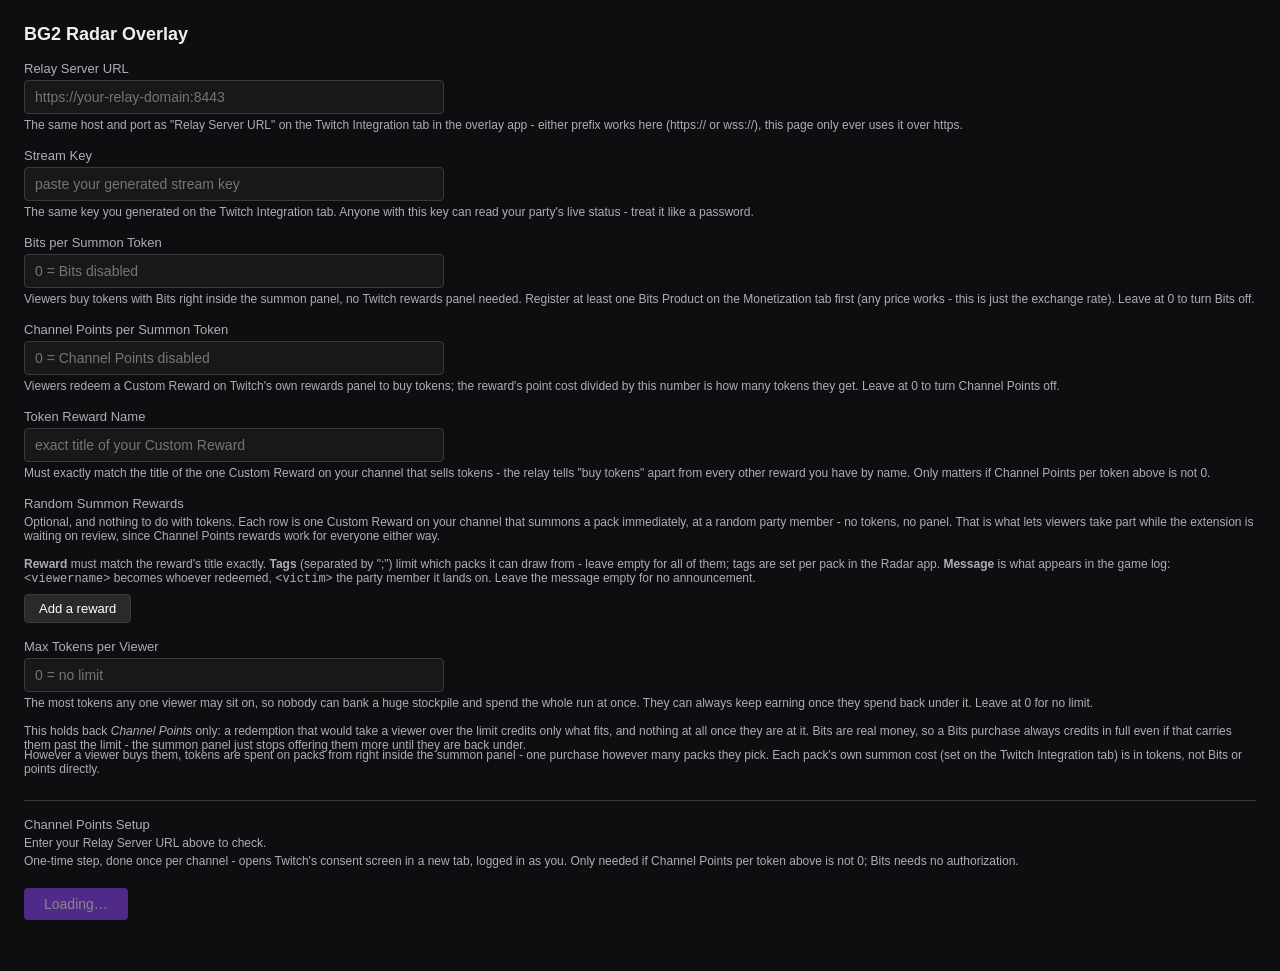
<file: TwitchIntegration/Extension/config.html>
<!DOCTYPE html>
<html lang="en">
<head>
<meta charset="utf-8">
<title>BG2 Radar Overlay - Configuration</title>
<script src="https://extension-files.twitch.tv/helper/v1/twitch-ext.min.js"></script>
<style>
  body {
    font-family: -apple-system, Segoe UI, Roboto, sans-serif;
    background: #0e0e10;
    color: #efeff1;
    margin: 0;
    padding: 24px;
  }
  h1 { font-size: 18px; margin: 0 0 16px; }
  label { display: block; font-size: 13px; margin: 16px 0 4px; color: #adadb8; }
  input {
    width: 100%;
    max-width: 420px;
    box-sizing: border-box;
    padding: 8px 10px;
    border-radius: 4px;
    border: 1px solid #3a3a3d;
    background: #18181b;
    color: #efeff1;
    font-size: 14px;
  }
  button {
    margin-top: 20px;
    padding: 8px 20px;
    border-radius: 4px;
    border: none;
    background: #9147ff;
    color: white;
    font-size: 14px;
    cursor: pointer;
  }
  button:hover:enabled { background: #772ce8; }
  button:disabled { opacity: 0.5; cursor: default; }

  /* A quieter button than the purple Save: adding and removing rows is bookkeeping, not the
     action this page exists for. */
  button.secondary {
    margin-top: 8px;
    padding: 6px 14px;
    background: #2a2a2d;
    border: 1px solid #3a3a3d;
    font-size: 13px;
  }
  button.secondary:hover:enabled { background: #3a3a3d; }

  /* One reward per row: title, tags, message, and the button that removes it. Wraps rather than
     scrolls, since the config page is often open in a narrow Dev Console panel. */
  .randomSummonRow {
    display: flex;
    flex-wrap: wrap;
    gap: 6px;
    align-items: center;
    margin-top: 8px;
    padding: 8px;
    border: 1px solid #3a3a3d;
    border-radius: 4px;
  }
  .randomSummonRow input { flex: 1 1 180px; max-width: none; }
  .randomSummonRow button.secondary { margin-top: 0; flex: 0 0 auto; }
  #status { margin-top: 12px; font-size: 13px; color: #00c78c; min-height: 16px; }
  .hint { font-size: 12px; color: #adadb8; margin-top: 4px; }
</style>
</head>
<body>
  <h1>BG2 Radar Overlay</h1>

  <label for="relayUrl">Relay Server URL</label>
  <input id="relayUrl" type="text" placeholder="https://your-relay-domain:8443" autocomplete="off">
  <div class="hint">The same host and port as "Relay Server URL" on the Twitch Integration tab in the overlay app - either prefix works here (https:// or wss://), this page only ever uses it over https.</div>

  <label for="streamKey">Stream Key</label>
  <input id="streamKey" type="text" placeholder="paste your generated stream key" autocomplete="off">
  <div class="hint">The same key you generated on the Twitch Integration tab. Anyone with this key can read your party's live status - treat it like a password.</div>

  <label for="bitsPerToken">Bits per Summon Token</label>
  <input id="bitsPerToken" type="number" min="0" step="1" placeholder="0 = Bits disabled" autocomplete="off">
  <div class="hint">
    Viewers buy tokens with Bits right inside the summon panel, no Twitch rewards panel needed.
    Register at least one Bits Product on the Monetization tab first (any price works - this is
    just the exchange rate). Leave at 0 to turn Bits off.
  </div>

  <label for="pointsPerToken">Channel Points per Summon Token</label>
  <input id="pointsPerToken" type="number" min="0" step="1" placeholder="0 = Channel Points disabled" autocomplete="off">
  <div class="hint">
    Viewers redeem a Custom Reward on Twitch's own rewards panel to buy tokens; the reward's point
    cost divided by this number is how many tokens they get. Leave at 0 to turn Channel Points off.
  </div>

  <label for="rewardName">Token Reward Name</label>
  <input id="rewardName" type="text" maxlength="45" placeholder="exact title of your Custom Reward" autocomplete="off">
  <div class="hint">
    Must exactly match the title of the one Custom Reward on your channel that sells tokens - the
    relay tells "buy tokens" apart from every other reward you have by name. Only matters if
    Channel Points per token above is not 0.
  </div>

  <label>Random Summon Rewards</label>
  <div class="hint" style="margin-top:0">
    Optional, and nothing to do with tokens. Each row is one Custom Reward on your channel that
    summons a pack immediately, at a random party member - no tokens, no panel. That is what lets
    viewers take part while the extension is waiting on review, since Channel Points rewards work
    for everyone either way.
    <br><br>
    <b>Reward</b> must match the reward's title exactly.
    <b>Tags</b> (separated by ";") limit which packs it can draw from - leave empty for all of
    them; tags are set per pack in the Radar app.
    <b>Message</b> is what appears in the game log:
    <code>&lt;viewername&gt;</code> becomes whoever redeemed, <code>&lt;victim&gt;</code> the party
    member it lands on. Leave the message empty for no announcement.
  </div>
  <div id="randomSummons"></div>
  <button id="addRandomSummon" type="button" class="secondary">Add a reward</button>

  <label for="maxTokenBalance">Max Tokens per Viewer</label>
  <input id="maxTokenBalance" type="number" min="0" step="1" placeholder="0 = no limit" autocomplete="off">
  <div class="hint">
    The most tokens any one viewer may sit on, so nobody can bank a huge stockpile and spend the
    whole run at once. They can always keep earning once they spend back under it. Leave at 0 for
    no limit.
    <br><br>
    This holds back <em>Channel Points</em> only: a redemption that would take a viewer over the
    limit credits only what fits, and nothing at all once they are at it. Bits are real money, so
    a Bits purchase always credits in full even if that carries them past the limit - the summon
    panel just stops offering them more until they are back under.
  </div>

  <div class="hint" style="margin-top: -4px;">
    However a viewer buys them, tokens are spent on packs from right inside the summon panel - one
    purchase however many packs they pick. Each pack's own summon cost (set on the Twitch
    Integration tab) is in tokens, not Bits or points directly.
  </div>

  <div id="eventsubSection" style="margin-top: 24px; padding-top: 16px; border-top: 1px solid #3a3a3d;">
    <label style="margin: 0 0 4px;">Channel Points Setup</label>
    <div id="eventsubStatus" class="hint">Enter your Relay Server URL above to check.</div>
    <button id="authorizeBtn" type="button" style="display: none;">Authorize Channel Points</button>
    <div class="hint">
      One-time step, done once per channel - opens Twitch's consent screen in a new tab, logged in
      as you. Only needed if Channel Points per token above is not 0; Bits needs no authorization.
    </div>
  </div>

  <!-- Hidden unless ?mock=1. The control key authorizes summons in the streamer's game, so it
       must never be written into the real broadcaster configuration - Twitch serves that to
       every viewer's browser. It exists here only so the local mock can stand in for the
       channel-point redemption that will eventually send commands server-side. -->
  <div id="mockOnly" style="display: none">
    <label for="controlKey">Control Key <span style="color:#eb0400">(local mock only)</span></label>
    <input id="controlKey" type="text" placeholder="from the Twitch Integration tab" autocomplete="off">
    <div class="hint">
      Lets this mock actually summon, instead of only previewing the request. It is a secret that
      authorizes spawning creatures in the streamer's game - it is stored in this browser only and
      is never sent to Twitch. Leave it empty to keep the mock in preview mode.
    </div>
  </div>

  <button id="save" disabled>Loading&hellip;</button>
  <div id="status"></div>

<script src="config.js"></script>
</body>
</html>
</file>
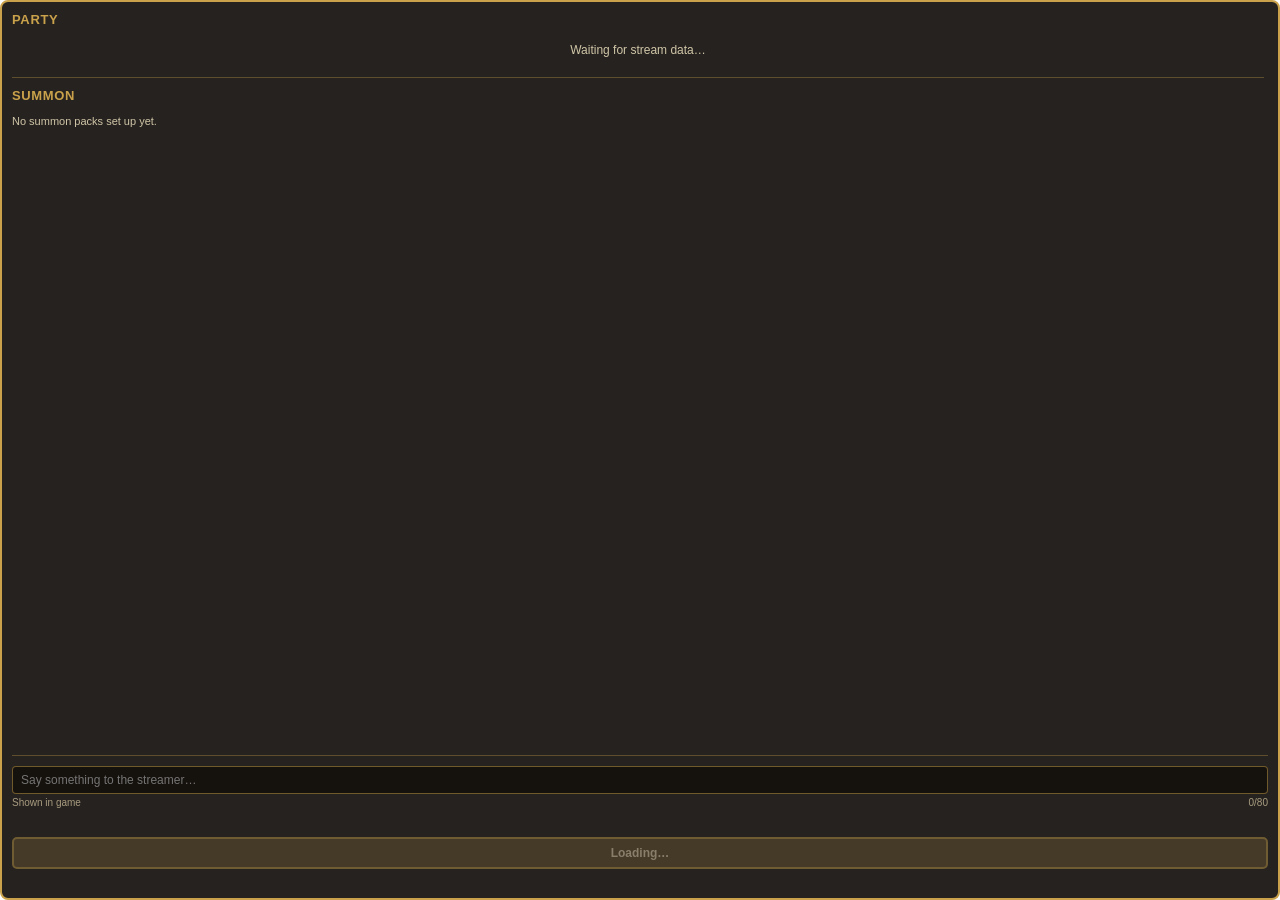
<file: TwitchIntegration/Extension/video_component.html>
<!DOCTYPE html>
<html lang="en">
<head>
<meta charset="utf-8">
<title>BG2 Radar Overlay</title>
<script src="https://extension-files.twitch.tv/helper/v1/twitch-ext.min.js"></script>
<style>
  /* As a component, the iframe *is* the panel - Twitch sizes it, positions it and gives the
     viewer its show/hide control, so there is no icon of our own to toggle and nothing here
     needs to be click-through. Everything inside these bounds is ours. */
  html, body {
    margin: 0;
    padding: 0;
    width: 100%;
    height: 100%;
    background: transparent;
    font-family: -apple-system, Segoe UI, Roboto, sans-serif;
    color: #efeff1;
  }

  /* Fills whatever the component is sized to rather than a fixed 280x380 box, so the
     Dev Console's component dimensions are the single place the size is decided. */
  #panel {
    box-sizing: border-box;
    width: 100%;
    height: 100%;
    background: rgba(20, 16, 12, 0.92);
    border: 2px solid #c9a24b;
    border-radius: 8px;
    padding: 10px;
    display: flex;
    flex-direction: column;
  }

  /* min-height:0 is what actually makes this scroll: a flex item defaults to min-height:auto,
     which refuses to shrink below its content and would push the controls out of the panel
     instead of overflowing here. */
  #scrollArea {
    flex: 1 1 auto;
    min-height: 0;
    overflow-y: auto;
    padding-right: 4px;
  }

  #scrollArea::-webkit-scrollbar { width: 6px; }
  #scrollArea::-webkit-scrollbar-track { background: transparent; }
  #scrollArea::-webkit-scrollbar-thumb {
    background: rgba(201, 162, 75, 0.45);
    border-radius: 3px;
  }
  #scrollArea::-webkit-scrollbar-thumb:hover { background: rgba(201, 162, 75, 0.7); }

  /* Pinned below the scroll area - the message box and Summon button must always be reachable
     without scrolling, however long the lists above get. */
  #actions {
    flex: 0 0 auto;
    padding-top: 10px;
    margin-top: 10px;
    border-top: 1px solid rgba(201, 162, 75, 0.35);
  }

  #panel h2 {
    font-size: 13px;
    margin: 0 0 8px;
    color: #c9a24b;
    text-transform: uppercase;
    letter-spacing: 0.05em;
  }

  .member {
    padding: 6px 4px;
    border-top: 1px solid rgba(201, 162, 75, 0.25);
    cursor: pointer;
    border-left: 3px solid transparent;
    border-radius: 2px;
  }
  .member:first-of-type { border-top: none; }
  .member:hover { background: rgba(201, 162, 75, 0.10); }
  .member.selected {
    background: rgba(201, 162, 75, 0.18);
    border-left-color: #c9a24b;
  }
  .member:focus-visible { outline: 2px solid #c9a24b; outline-offset: -2px; }
  .member .name { font-weight: bold; font-size: 13px; }
  .member .meta { font-size: 11px; color: #d0c6a8; }
  .member .hp { font-size: 11px; color: #9be89b; }
  .member .aim {
    font-size: 10px;
    color: #c9a24b;
    text-transform: uppercase;
    letter-spacing: 0.05em;
  }

  #empty, #offline {
    font-size: 12px;
    color: #d0c6a8;
    text-align: center;
    padding: 8px 0;
  }

  /* ---- Summon section ---- */

  #summon {
    margin-top: 12px;
    padding-top: 10px;
    border-top: 1px solid rgba(201, 162, 75, 0.35);
  }

  #summonHeader {
    display: flex;
    justify-content: space-between;
    align-items: baseline;
    margin-bottom: 8px;
  }
  #summonHeader h2 { margin: 0; }
  #balance {
    font-size: 11px;
    color: #f0d488;
    font-weight: bold;
  }

  #shareIdentity {
    font-size: 11px;
    color: #d0c6a8;
    background: rgba(60, 48, 30, 0.6);
    border: 1px solid rgba(201, 162, 75, 0.45);
    border-radius: 6px;
    padding: 8px;
    margin-bottom: 8px;
  }
  #shareIdentityBtn {
    display: block;
    width: 100%;
    margin-top: 6px;
    padding: 5px;
    border: 1px solid #c9a24b;
    border-radius: 4px;
    background: rgba(120, 95, 55, 0.85);
    color: #ffeec4;
    font-family: inherit;
    font-size: 11px;
    font-weight: bold;
    cursor: pointer;
  }

  #buyTokens {
    margin-top: 8px;
    padding-top: 8px;
    border-top: 1px dashed rgba(201, 162, 75, 0.35);
  }
  #buyTokensNeed {
    font-size: 11px;
    color: #e8a0a0;
    margin-bottom: 6px;
  }
  #bitsProducts { display: flex; flex-wrap: wrap; gap: 6px; }
  .bitsProduct {
    flex: 1 1 auto;
    padding: 6px 8px;
    border: 1px solid #c9a24b;
    border-radius: 4px;
    background: rgba(120, 95, 55, 0.85);
    color: #ffeec4;
    font-family: inherit;
    font-size: 11px;
    font-weight: bold;
    cursor: pointer;
  }
  .bitsProduct:hover { background: rgba(150, 120, 70, 0.95); }
  #pointsInstructions {
    font-size: 11px;
    color: #d0c6a8;
    margin-top: 6px;
  }

  /* Wraps rather than shrinking: the streamer decides how many packs exist, and four 60px
     tiles on one row would be unreadable in a 280px panel. */
  #packs {
    display: flex;
    flex-wrap: wrap;
    gap: 8px;
  }

  .pack {
    flex: 0 0 calc(33.333% - 6px);
    box-sizing: border-box;
    background: rgba(60, 48, 30, 0.6);
    border: 2px solid rgba(201, 162, 75, 0.45);
    border-radius: 6px;
    padding: 6px 2px 4px;
    text-align: center;
    cursor: pointer;
    user-select: none;
  }
  .pack:hover { background: rgba(90, 72, 44, 0.75); }
  .pack.selected {
    border-color: #f0d488;
    background: rgba(120, 95, 55, 0.85);
  }

  /* Square tile: the padding-bottom trick keeps it square at any panel width. */
  .pack .glyph {
    font-size: 22px;
    line-height: 1;
    padding: 6px 0;
  }
  .pack .caption {
    font-size: 10px;
    color: #e8dcbb;
    margin-top: 2px;
    letter-spacing: 0.02em;
    overflow-wrap: anywhere;
  }
  .pack .band {
    font-size: 9px;
    color: #a99d80;
  }
  .pack .cost {
    font-size: 9px;
    color: #f0d488;
    font-weight: bold;
  }

  #total {
    font-size: 11px;
    color: #f0d488;
    font-weight: bold;
    text-align: right;
    margin-top: 8px;
    min-height: 13px;
  }

  /* Out-of-band packs are shown, not hidden: a viewer seeing "Lv 8-12" greyed out learns what
     the streamer has set up and what levelling unlocks. */
  .pack.unavailable {
    opacity: 0.4;
    cursor: default;
  }
  .pack.unavailable:hover { background: rgba(60, 48, 30, 0.6); }

  #packsEmpty {
    font-size: 11px;
    color: #d0c6a8;
    padding: 4px 0;
  }

  /* No top margin: #actions already supplies the gap below its separator. */
  #messageRow { margin-top: 0; }

  #message {
    width: 100%;
    box-sizing: border-box;
    background: rgba(20, 16, 12, 0.9);
    border: 1px solid rgba(201, 162, 75, 0.5);
    border-radius: 4px;
    color: #efeff1;
    font-family: inherit;
    font-size: 12px;
    padding: 6px 8px;
  }
  #message:focus { outline: none; border-color: #f0d488; }

  #messageMeta {
    display: flex;
    justify-content: space-between;
    font-size: 10px;
    color: #a99d80;
    margin-top: 3px;
  }

  #send {
    width: 100%;
    margin-top: 8px;
    padding: 7px;
    border: 2px solid #c9a24b;
    border-radius: 5px;
    background: rgba(120, 95, 55, 0.85);
    color: #ffeec4;
    font-family: inherit;
    font-size: 12px;
    font-weight: bold;
    cursor: pointer;
  }
  #send:hover:enabled { background: rgba(150, 120, 70, 0.95); }
  #send:disabled { opacity: 0.45; cursor: default; }

  #sendResult {
    font-size: 11px;
    color: #d0c6a8;
    margin-top: 6px;
    min-height: 13px;
  }
</style>
</head>
<body>
  <div id="panel">
    <!-- Everything that can grow without bound - a six-strong party, however many packs the
         streamer defined - scrolls. The controls below stay put, so the Summon button never
         drifts off the bottom of the panel and out of reach. -->
    <div id="scrollArea">
      <h2>Party</h2>
      <div id="content"><div id="offline">Waiting for stream data&hellip;</div></div>

      <div id="summon">
        <div id="summonHeader">
          <h2>Summon</h2>
          <div id="balance"></div>
        </div>

        <!-- Shown instead of the packs until the viewer shares identity - tokens are tracked
             per Twitch account, and there's no way to track or spend a balance for someone who
             hasn't. -->
        <div id="shareIdentity" hidden>
          Share your identity to buy and spend summon tokens.
          <button id="shareIdentityBtn">Share Identity</button>
        </div>

        <div id="packs"></div>

        <!-- Only appears once packs are picked and the balance doesn't cover them yet. -->
        <div id="buyTokens" hidden>
          <div id="buyTokensNeed"></div>
          <div id="bitsProducts"></div>
          <div id="pointsInstructions"></div>
        </div>
      </div>
    </div>

    <div id="actions">
      <div id="messageRow">
        <input id="message" type="text" maxlength="80" autocomplete="off"
               placeholder="Say something to the streamer&hellip;">
        <div id="messageMeta">
          <span>Shown in game</span>
          <span id="counter">0/80</span>
        </div>
      </div>

      <div id="total"></div>
      <button id="send" disabled>Pick a pack</button>
      <div id="sendResult"></div>
    </div>
  </div>

<script src="video_component.js"></script>
</body>
</html>
</file>
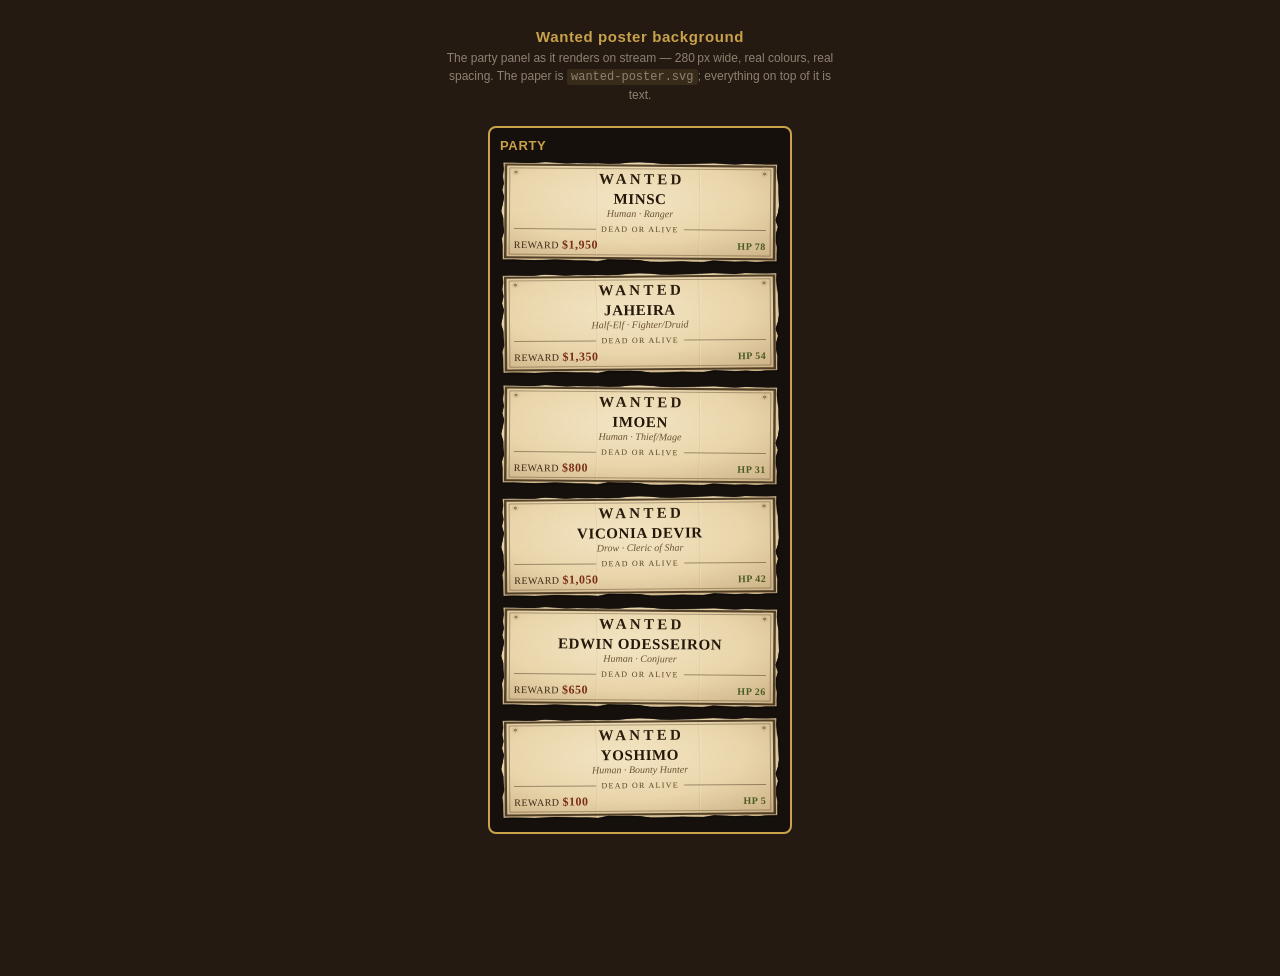
<file: TwitchIntegration/Extension/mock/wanted-preview.html>
<!DOCTYPE html>
<html lang="en">
<head>
<meta charset="utf-8">
<meta name="viewport" content="width=device-width, initial-scale=1">
<title>Wanted poster preview</title>
<!-- GENERATED - do not edit by hand. The poster rules below are lifted verbatim out of
     video_overlay.html so this preview cannot drift from what renders on stream; regenerate it
     if you change them. Open this file directly in a browser, no server needed. -->
<style>
  body {
    margin: 0; min-height: 100vh; background: #241a12;
    font-family: -apple-system, Segoe UI, Roboto, sans-serif;
    color: #d0c6a8;
    display: flex; flex-direction: column; align-items: center;
    padding: 28px 16px 48px;
  }
  h1 { font-size: 15px; font-weight: 600; letter-spacing: .04em; margin: 0 0 4px; color: #c9a24b; }
  p.sub { font-size: 12px; margin: 0 0 22px; color: #8d8270; text-align: center; max-width: 34em; line-height: 1.5; }
  code { background: rgba(201,162,75,.12); padding: .1em .35em; border-radius: 3px; }

  /* The real panel, at the width it renders on stream. */
  .panel {
    width: 280px;
    background: rgba(20, 16, 12, 0.92);
    border: 2px solid #c9a24b;
    border-radius: 8px;
    padding: 10px;
  }
  .panel h2 {
    font-size: 13px; margin: 0 0 8px; color: #c9a24b;
    text-transform: uppercase; letter-spacing: 0.05em;
  }

  /* Each party member is a wanted poster nailed to the panel. The paper itself is an SVG
     (wanted-poster.svg) - scalable, a few KB, and no web font to load, which matters because an
     extension's CSP would block one anyway. Everything on top of it is plain CSS text so it stays
     crisp at any size and can be selected and read by a screen reader. */
  .member {
    position: relative;
    background-image: url('../wanted-poster.svg')   /* one level up: preview lives in mock/ */;
    background-size: 100% 100%;
    background-repeat: no-repeat;
    padding: 11px 14px 10px;
    margin-bottom: 9px;
    color: #3b2a15;
    font-family: Georgia, "Times New Roman", Times, serif;
    text-align: center;
    /* Posters slapped up in a hurry don't hang straight. Alternating a fraction of a degree
       reads as hand-placed; any more and it looks like a mistake. */
    transform: rotate(-0.5deg);
  }
  .member:nth-child(even) { transform: rotate(0.45deg); }
  .member:last-child { margin-bottom: 2px; }

  .member .wanted {
    font-size: 15px;
    font-weight: bold;
    line-height: 1;
    letter-spacing: 0.22em;
    text-indent: 0.22em;          /* balances the trailing letter-space so it stays centred */
    text-transform: uppercase;
    color: #2a1c0c;
  }

  .member .name {
    font-size: 15px;
    font-weight: bold;
    line-height: 1.15;
    margin-top: 4px;
    letter-spacing: 0.04em;
    text-transform: uppercase;
    color: #24170a;
    overflow-wrap: anywhere;      /* a long name breaks rather than escaping the paper */
  }

  .member .meta {
    font-size: 10px;
    font-style: italic;
    line-height: 1.2;
    color: #6b5433;
  }

  /* "Dead or Alive" with a rule running out to each side, set like a real bill. */
  .member .doa {
    display: flex;
    align-items: center;
    gap: 5px;
    margin: 5px 0 4px;
    font-size: 8px;
    letter-spacing: 0.16em;
    text-transform: uppercase;
    color: #5a4223;
  }
  .member .doa::before,
  .member .doa::after {
    content: "";
    flex: 1 1 auto;
    height: 1px;
    background: rgba(59, 42, 21, 0.45);
  }

  .member .bounty {
    display: flex;
    align-items: baseline;
    justify-content: space-between;
    font-size: 10px;
    letter-spacing: 0.05em;
    text-transform: uppercase;
  }
  .member .reward { font-weight: bold; font-size: 12px; color: #7a2f17; }
  .member .hp { color: #4c5a26; font-weight: bold; }

  @media (prefers-reduced-motion: reduce) {
    .member { transform: none; }
  }
</style>
</head>
<body>
  <h1>Wanted poster background</h1>
  <p class="sub">The party panel as it renders on stream &mdash; 280&thinsp;px wide, real colours,
  real spacing. The paper is <code>wanted-poster.svg</code>; everything on top of it is text.</p>

  <div class="panel">
    <h2>Party</h2>
      <div class="member">
        <div class="wanted">Wanted</div>
        <div class="name">Minsc</div>
        <div class="meta">Human · Ranger</div>
        <div class="doa">Dead or Alive</div>
        <div class="bounty"><span>Reward <span class="reward">$1,950</span></span><span class="hp">HP 78</span></div>
      </div>
      <div class="member">
        <div class="wanted">Wanted</div>
        <div class="name">Jaheira</div>
        <div class="meta">Half-Elf · Fighter/Druid</div>
        <div class="doa">Dead or Alive</div>
        <div class="bounty"><span>Reward <span class="reward">$1,350</span></span><span class="hp">HP 54</span></div>
      </div>
      <div class="member">
        <div class="wanted">Wanted</div>
        <div class="name">Imoen</div>
        <div class="meta">Human · Thief/Mage</div>
        <div class="doa">Dead or Alive</div>
        <div class="bounty"><span>Reward <span class="reward">$800</span></span><span class="hp">HP 31</span></div>
      </div>
      <div class="member">
        <div class="wanted">Wanted</div>
        <div class="name">Viconia DeVir</div>
        <div class="meta">Drow · Cleric of Shar</div>
        <div class="doa">Dead or Alive</div>
        <div class="bounty"><span>Reward <span class="reward">$1,050</span></span><span class="hp">HP 42</span></div>
      </div>
      <div class="member">
        <div class="wanted">Wanted</div>
        <div class="name">Edwin Odesseiron</div>
        <div class="meta">Human · Conjurer</div>
        <div class="doa">Dead or Alive</div>
        <div class="bounty"><span>Reward <span class="reward">$650</span></span><span class="hp">HP 26</span></div>
      </div>
      <div class="member">
        <div class="wanted">Wanted</div>
        <div class="name">Yoshimo</div>
        <div class="meta">Human · Bounty Hunter</div>
        <div class="doa">Dead or Alive</div>
        <div class="bounty"><span>Reward <span class="reward">$100</span></span><span class="hp">HP 5</span></div>
      </div>
  </div>
</body>
</html>
</file>
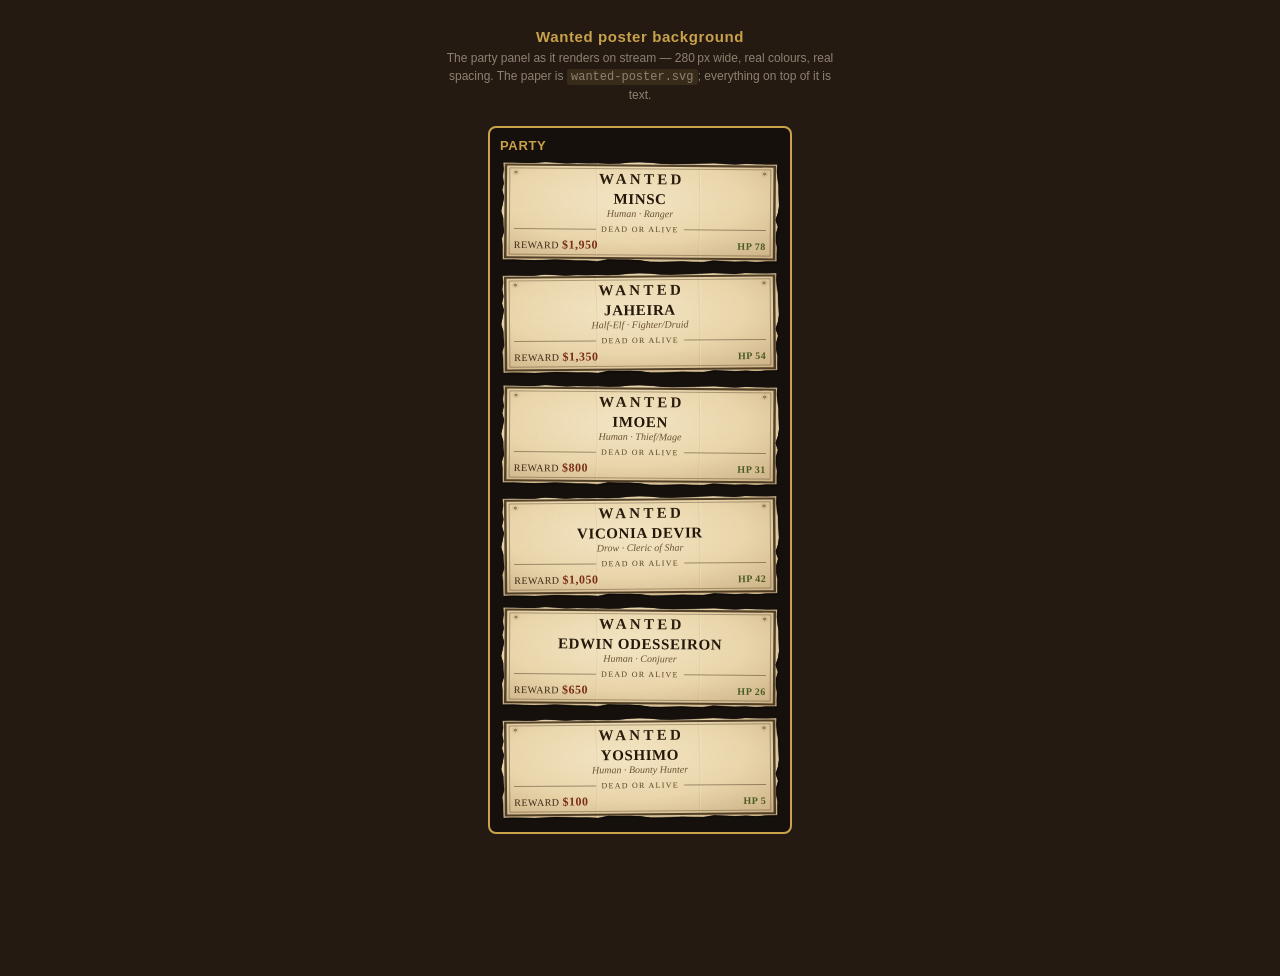
<file: TwitchIntegration/Extension/experiments/wanted-posters/wanted-preview.html>
<!DOCTYPE html>
<html lang="en">
<head>
<meta charset="utf-8">
<meta name="viewport" content="width=device-width, initial-scale=1">
<title>Wanted poster preview</title>
<!-- The poster rules below were lifted verbatim out of the component's own stylesheet back when
     the party list rendered as posters. That design is no longer shipped (see README.md here), so
     this is now the only place they render - nothing upstream to drift from. Open this file
     directly in a browser, no server needed. -->
<style>
  body {
    margin: 0; min-height: 100vh; background: #241a12;
    font-family: -apple-system, Segoe UI, Roboto, sans-serif;
    color: #d0c6a8;
    display: flex; flex-direction: column; align-items: center;
    padding: 28px 16px 48px;
  }
  h1 { font-size: 15px; font-weight: 600; letter-spacing: .04em; margin: 0 0 4px; color: #c9a24b; }
  p.sub { font-size: 12px; margin: 0 0 22px; color: #8d8270; text-align: center; max-width: 34em; line-height: 1.5; }
  code { background: rgba(201,162,75,.12); padding: .1em .35em; border-radius: 3px; }

  /* The real panel, at the width it renders on stream. */
  .panel {
    width: 280px;
    background: rgba(20, 16, 12, 0.92);
    border: 2px solid #c9a24b;
    border-radius: 8px;
    padding: 10px;
  }
  .panel h2 {
    font-size: 13px; margin: 0 0 8px; color: #c9a24b;
    text-transform: uppercase; letter-spacing: 0.05em;
  }

  /* Each party member is a wanted poster nailed to the panel. The paper itself is an SVG
     (wanted-poster.svg) - scalable, a few KB, and no web font to load, which matters because an
     extension's CSP would block one anyway. Everything on top of it is plain CSS text so it stays
     crisp at any size and can be selected and read by a screen reader. */
  .member {
    position: relative;
    background-image: url('wanted-poster.svg');
    background-size: 100% 100%;
    background-repeat: no-repeat;
    padding: 11px 14px 10px;
    margin-bottom: 9px;
    color: #3b2a15;
    font-family: Georgia, "Times New Roman", Times, serif;
    text-align: center;
    /* Posters slapped up in a hurry don't hang straight. Alternating a fraction of a degree
       reads as hand-placed; any more and it looks like a mistake. */
    transform: rotate(-0.5deg);
  }
  .member:nth-child(even) { transform: rotate(0.45deg); }
  .member:last-child { margin-bottom: 2px; }

  .member .wanted {
    font-size: 15px;
    font-weight: bold;
    line-height: 1;
    letter-spacing: 0.22em;
    text-indent: 0.22em;          /* balances the trailing letter-space so it stays centred */
    text-transform: uppercase;
    color: #2a1c0c;
  }

  .member .name {
    font-size: 15px;
    font-weight: bold;
    line-height: 1.15;
    margin-top: 4px;
    letter-spacing: 0.04em;
    text-transform: uppercase;
    color: #24170a;
    overflow-wrap: anywhere;      /* a long name breaks rather than escaping the paper */
  }

  .member .meta {
    font-size: 10px;
    font-style: italic;
    line-height: 1.2;
    color: #6b5433;
  }

  /* "Dead or Alive" with a rule running out to each side, set like a real bill. */
  .member .doa {
    display: flex;
    align-items: center;
    gap: 5px;
    margin: 5px 0 4px;
    font-size: 8px;
    letter-spacing: 0.16em;
    text-transform: uppercase;
    color: #5a4223;
  }
  .member .doa::before,
  .member .doa::after {
    content: "";
    flex: 1 1 auto;
    height: 1px;
    background: rgba(59, 42, 21, 0.45);
  }

  .member .bounty {
    display: flex;
    align-items: baseline;
    justify-content: space-between;
    font-size: 10px;
    letter-spacing: 0.05em;
    text-transform: uppercase;
  }
  .member .reward { font-weight: bold; font-size: 12px; color: #7a2f17; }
  .member .hp { color: #4c5a26; font-weight: bold; }

  @media (prefers-reduced-motion: reduce) {
    .member { transform: none; }
  }
</style>
</head>
<body>
  <h1>Wanted poster background</h1>
  <p class="sub">The party panel as it renders on stream &mdash; 280&thinsp;px wide, real colours,
  real spacing. The paper is <code>wanted-poster.svg</code>; everything on top of it is text.</p>

  <div class="panel">
    <h2>Party</h2>
      <div class="member">
        <div class="wanted">Wanted</div>
        <div class="name">Minsc</div>
        <div class="meta">Human · Ranger</div>
        <div class="doa">Dead or Alive</div>
        <div class="bounty"><span>Reward <span class="reward">$1,950</span></span><span class="hp">HP 78</span></div>
      </div>
      <div class="member">
        <div class="wanted">Wanted</div>
        <div class="name">Jaheira</div>
        <div class="meta">Half-Elf · Fighter/Druid</div>
        <div class="doa">Dead or Alive</div>
        <div class="bounty"><span>Reward <span class="reward">$1,350</span></span><span class="hp">HP 54</span></div>
      </div>
      <div class="member">
        <div class="wanted">Wanted</div>
        <div class="name">Imoen</div>
        <div class="meta">Human · Thief/Mage</div>
        <div class="doa">Dead or Alive</div>
        <div class="bounty"><span>Reward <span class="reward">$800</span></span><span class="hp">HP 31</span></div>
      </div>
      <div class="member">
        <div class="wanted">Wanted</div>
        <div class="name">Viconia DeVir</div>
        <div class="meta">Drow · Cleric of Shar</div>
        <div class="doa">Dead or Alive</div>
        <div class="bounty"><span>Reward <span class="reward">$1,050</span></span><span class="hp">HP 42</span></div>
      </div>
      <div class="member">
        <div class="wanted">Wanted</div>
        <div class="name">Edwin Odesseiron</div>
        <div class="meta">Human · Conjurer</div>
        <div class="doa">Dead or Alive</div>
        <div class="bounty"><span>Reward <span class="reward">$650</span></span><span class="hp">HP 26</span></div>
      </div>
      <div class="member">
        <div class="wanted">Wanted</div>
        <div class="name">Yoshimo</div>
        <div class="meta">Human · Bounty Hunter</div>
        <div class="doa">Dead or Alive</div>
        <div class="bounty"><span>Reward <span class="reward">$100</span></span><span class="hp">HP 5</span></div>
      </div>
  </div>
</body>
</html>
</file>
